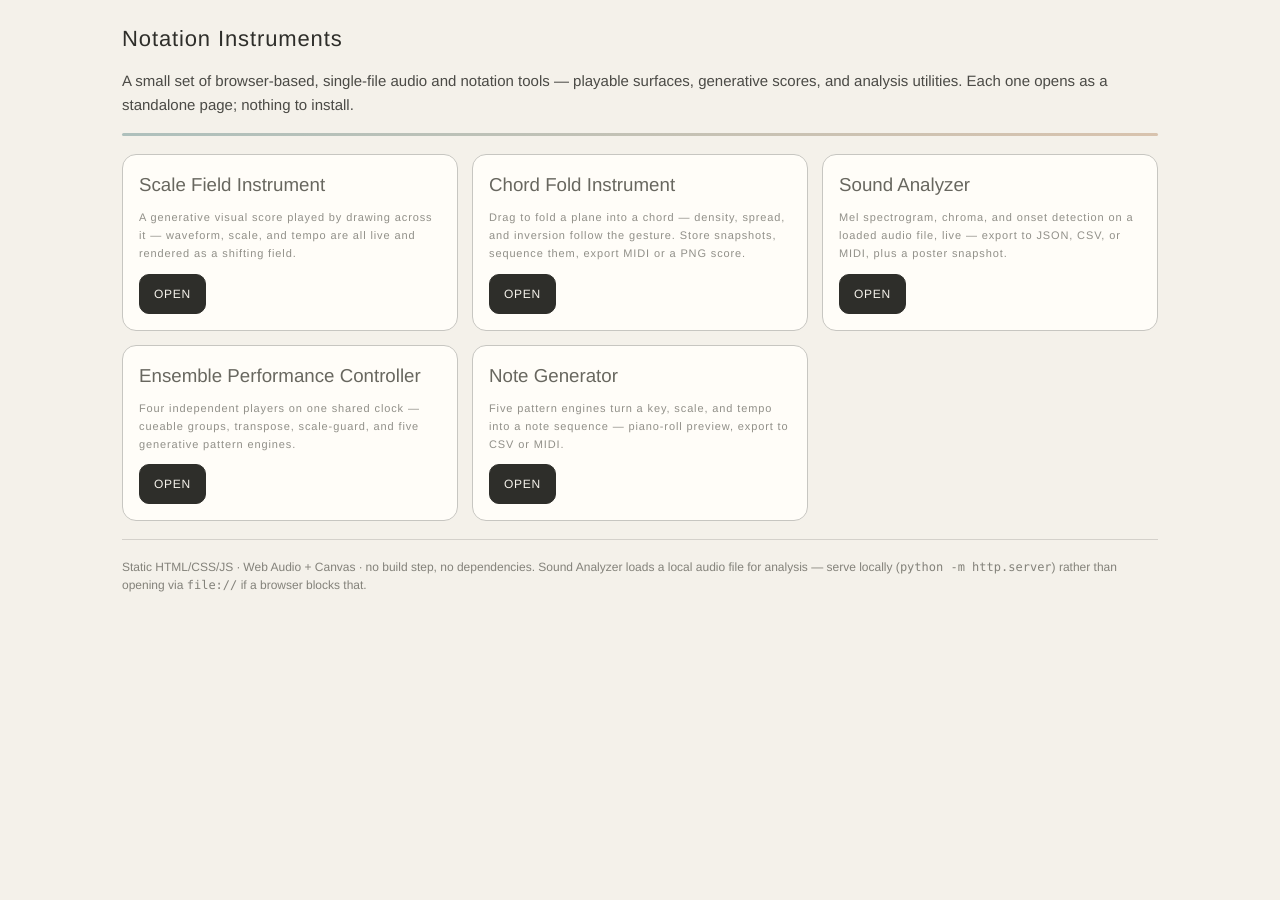
<file: index.html>
<!doctype html>
<html lang="en">
<head>
<meta charset="utf-8" />
<link rel="icon" href="data:,">
<meta name="viewport" content="width=device-width,initial-scale=1" />
<title>Notation Instruments</title>
<link rel="stylesheet" href="./assets/theme.css" />
<style>
  .card{ display:flex; flex-direction:column; gap:10px; }
  .card .actions{ margin-top:auto; display:flex; gap:10px; flex-wrap:wrap; }
</style>
</head>
<body>
  <div class="wrap">
    <h1 class="title" style="font-size:22px;letter-spacing:.04em;text-transform:none">Notation Instruments</h1>
    <p class="lede">A small set of browser-based, single-file audio and notation tools — playable
      surfaces, generative scores, and analysis utilities. Each one opens as a standalone page;
      nothing to install.</p>
    <div class="converge-bar"></div>

    <div class="grid">
      <section class="card panel">
        <h3 style="margin:0;font-weight:400">Scale Field Instrument</h3>
        <p class="sub" style="margin:0">A generative visual score played by drawing across it —
          waveform, scale, and tempo are all live and rendered as a shifting field.</p>
        <div class="actions"><a class="btn primary" href="./scale-field-instrument.html">Open</a></div>
      </section>

      <section class="card panel">
        <h3 style="margin:0;font-weight:400">Chord Fold Instrument</h3>
        <p class="sub" style="margin:0">Drag to fold a plane into a chord — density, spread, and
          inversion follow the gesture. Store snapshots, sequence them, export MIDI or a PNG score.</p>
        <div class="actions"><a class="btn primary" href="./chord-fold-instrument.html">Open</a></div>
      </section>

      <section class="card panel">
        <h3 style="margin:0;font-weight:400">Sound Analyzer</h3>
        <p class="sub" style="margin:0">Mel spectrogram, chroma, and onset detection on a loaded audio
          file, live — export to JSON, CSV, or MIDI, plus a poster snapshot.</p>
        <div class="actions"><a class="btn primary" href="./sound-analyzer.html">Open</a></div>
      </section>

      <section class="card panel">
        <h3 style="margin:0;font-weight:400">Ensemble Performance Controller</h3>
        <p class="sub" style="margin:0">Four independent players on one shared clock — cueable groups,
          transpose, scale-guard, and five generative pattern engines.</p>
        <div class="actions"><a class="btn primary" href="./ensemble-performance-controller.html">Open</a></div>
      </section>

      <section class="card panel">
        <h3 style="margin:0;font-weight:400">Note Generator</h3>
        <p class="sub" style="margin:0">Five pattern engines turn a key, scale, and tempo into a note
          sequence — piano-roll preview, export to CSV or MIDI.</p>
        <div class="actions"><a class="btn primary" href="./note-generator.html">Open</a></div>
      </section>
    </div>

    <hr class="hair" />
    <footer class="meta">Static HTML/CSS/JS · Web Audio + Canvas · no build step, no dependencies.
      Sound Analyzer loads a local audio file for analysis — serve locally
      (<code>python -m http.server</code>) rather than opening via <code>file://</code> if a browser
      blocks that.</footer>
  </div>
</body>
</html>
</file>
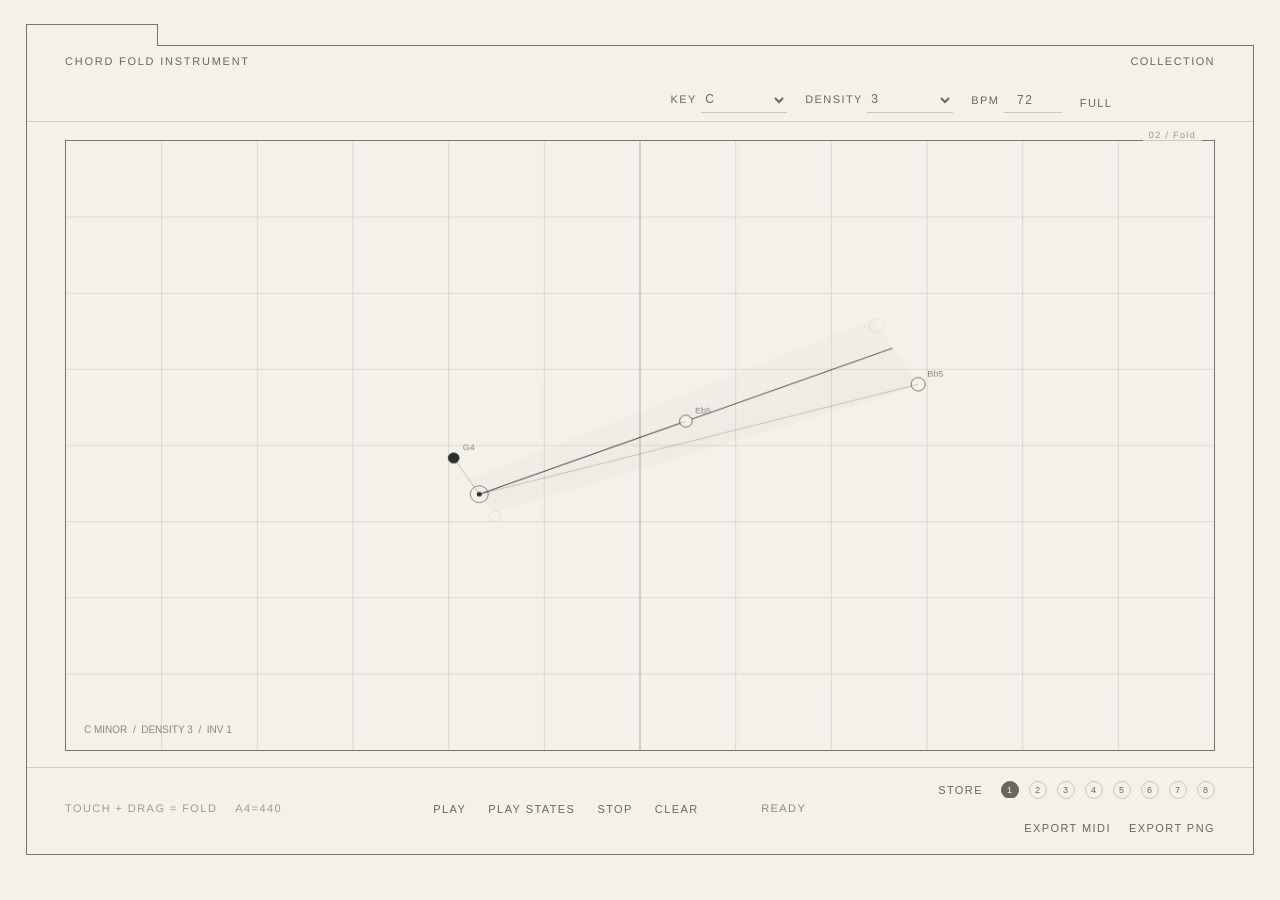
<file: chord-fold-instrument.html>
<!doctype html>
<html lang="en">
<head>
<meta charset="utf-8">
<link rel="icon" href="data:,">
<meta name="viewport" content="width=device-width,initial-scale=1">
<link rel="stylesheet" href="./assets/theme.css">
<title>Chord Fold Instrument</title>
<style>
:root{--lace:#F4F1EA;--stone:#C7C6C1;--edge:#777671;--charcoal:#68675F;--deep:#2E2E2A;--hair:rgba(104,103,99,.26)}
*{box-sizing:border-box}
html,body{margin:0;height:100%;overflow:hidden;background:var(--lace);color:var(--charcoal);font-family:"Helvetica Neue",Helvetica,Arial,sans-serif;font-weight:300;-webkit-font-smoothing:antialiased;text-rendering:geometricPrecision}
body{display:grid;place-items:center}
.shell{width:min(96vw,1520px);height:min(90vh,940px);min-height:660px;border:.5px solid var(--edge);background:var(--lace);display:grid;grid-template-rows:auto minmax(0,1fr) auto;position:relative}
.shell:before{content:"";position:absolute;left:-.5px;top:-22px;width:132px;height:22px;border:.5px solid var(--edge);border-bottom:0;background:var(--lace)}
.shell:fullscreen{width:100vw;height:100dvh;min-height:0;border:0}.shell:-webkit-full-screen{width:100vw;height:100vh;min-height:0;border:0}.shell:fullscreen:before,.shell:-webkit-full-screen:before{display:none}
.topbar{border-bottom:.5px solid var(--hair);display:grid;grid-template-columns:1fr auto;gap:18px;align-items:end;padding:10px clamp(18px,3vw,42px) 8px;font-size:11px;line-height:1.2;letter-spacing:.13em;text-transform:uppercase}
.brand{margin:0;font-size:11px;letter-spacing:.16em;text-transform:uppercase;font-weight:300;color:var(--charcoal)}
.right{display:flex;gap:18px;justify-content:flex-end;align-items:end;flex-wrap:wrap}
button,input,label,select{font-family:"Helvetica Neue",Helvetica,Arial,sans-serif;font-weight:300;color:var(--charcoal)}
button{appearance:none;border:0;background:transparent;padding:4px 0;font-size:11px;letter-spacing:.13em;text-transform:uppercase;cursor:pointer;color:var(--charcoal)}
button:hover,button.active{color:var(--deep);text-decoration:underline;text-underline-offset:5px}
select,input[type="number"]{border:0;border-bottom:.5px solid var(--stone);background:transparent;border-radius:0;outline:none;color:var(--charcoal);font-size:12px;padding:4px 0 5px;text-transform:uppercase;letter-spacing:.13em}
input[type="number"]{width:58px;text-align:center}select{width:86px}
.stage{min-height:0;padding:18px clamp(18px,3vw,42px) 16px;display:grid}
.instrument{min-width:0;min-height:0;border:.5px solid var(--edge);background:var(--lace);position:relative;display:grid;grid-template-rows:minmax(0,1fr)}
.instrument:before{content:"02 / Fold";position:absolute;top:-12px;right:12px;font-size:9px;letter-spacing:.15em;color:var(--charcoal);background:var(--lace);padding:0 6px;opacity:.68}
canvas{width:100%;height:100%;display:block;background:var(--lace);cursor:crosshair;touch-action:none}
.footer{border-top:.5px solid var(--hair);display:grid;grid-template-columns:1fr auto 1fr;gap:18px;align-items:center;padding:12px clamp(18px,3vw,42px) 16px;font-size:11px;letter-spacing:.13em;text-transform:uppercase}
.footerLeft,.footerRight{display:flex;gap:18px;align-items:center;flex-wrap:wrap}.footerLeft{justify-content:flex-start}.footerRight{justify-content:flex-end}
.transport{display:flex;gap:22px;align-items:center;justify-content:center;flex-wrap:wrap}.slots{display:flex;gap:10px;align-items:center}
.slot{min-width:18px;height:18px;border:.5px solid var(--stone);border-radius:50%;display:grid;place-items:center;font-size:9px;line-height:1;color:var(--charcoal);background:var(--lace);cursor:pointer}
.slot.filled{border-color:var(--charcoal)}.slot.active{background:var(--charcoal);color:var(--lace);border-color:var(--charcoal)}
.status{min-width:126px;text-align:center;opacity:.74}.hint{opacity:.62}
@media(max-width:960px){html,body{overflow:auto;height:auto;min-height:100%}body{display:block;padding:16px}.shell{width:100%;height:calc(100dvh - 32px);min-height:560px}.shell:before{display:none}.topbar{grid-template-columns:1fr;justify-items:start;padding:12px 18px;gap:10px}.right,.footerLeft,.footerRight,.transport{justify-content:flex-start}.footer{grid-template-columns:1fr;justify-items:start;padding:14px 18px 18px}}
@media(max-width:560px){body{padding:0}.shell{border-left:0;border-right:0;height:100dvh}.stage{padding:28px 16px 16px}}
</style>
</head>
<body>
<div class="shell" id="shell" aria-label="Chord Fold Instrument">
  <div class="topbar">
    <div><div class="brand">CHORD FOLD INSTRUMENT</div></div>
      <a href="./index.html" style="text-decoration:none;font-size:11px;letter-spacing:.13em;color:var(--charcoal)">COLLECTION</a>
    <div class="right">
      <label>KEY <select id="key"><option>C</option><option>C#</option><option>D</option><option>Eb</option><option>E</option><option>F</option><option>F#</option><option>G</option><option>Ab</option><option>A</option><option>Bb</option><option>B</option></select></label>
      <label>DENSITY <select id="density"><option value="2">2</option><option value="3" selected>3</option><option value="4">4</option><option value="5">5</option></select></label>
      <label>BPM <input id="bpm" type="number" value="72" min="20" max="240"></label>
      <button id="full" type="button">FULL</button>
    </div>
  </div>
  <main class="stage"><section class="instrument"><canvas id="fold" aria-label="Playable harmonic fold surface"></canvas></section></main>
  <div class="footer">
    <div class="footerLeft"><span class="hint">TOUCH + DRAG = FOLD</span><span class="hint">A4=440</span></div>
    <div class="transport"><button id="play">PLAY</button><button id="playStates">PLAY STATES</button><button id="stop">STOP</button><button id="clear">CLEAR</button><span id="status" class="status">READY</span></div>
    <div class="footerRight"><button id="store">STORE</button><div class="slots" id="slots"></div><button id="exportMidi">EXPORT MIDI</button><button id="exportPng">EXPORT PNG</button></div>
  </div>
</div>
<script>
(() => {
  const canvas = document.getElementById('fold');
  const ctx = canvas.getContext('2d', { alpha:false });
  const shell = document.getElementById('shell');
  const keyEl = document.getElementById('key');
  const densityEl = document.getElementById('density');
  const bpmEl = document.getElementById('bpm');
  const statusEl = document.getElementById('status');
  const slotsEl = document.getElementById('slots');
  const playBtn = document.getElementById('play');
  const playStatesBtn = document.getElementById('playStates');
  const stopBtn = document.getElementById('stop');
  const clearBtn = document.getElementById('clear');
  const storeBtn = document.getElementById('store');
  const exportMidiBtn = document.getElementById('exportMidi');
  const exportPngBtn = document.getElementById('exportPng');
  const fullBtn = document.getElementById('full');

  const LACE = '#F4F1EA', DEEP = '#2E2E2A';
  const keyMap = {"C":0,"C#":1,"D":2,"Eb":3,"E":4,"F":5,"F#":6,"G":7,"Ab":8,"A":9,"Bb":10,"B":11};
  const minor = [0,2,3,5,7,8,10];
  const names = ['C','C#','D','Eb','E','F','F#','G','Ab','A','Bb','B'];
  const A4_HZ = 440, A4_MIDI = 69;
  let W = 1, H = 1, dpr = 1, AC = null, master = null;
  let anchor = {x:.36,y:.58}, pointer = {x:.72,y:.34}, dragging = false;
  let currentState = null, lastAudition = 0, selectedSlot = 0, seqTimer = null, seqIndex = 0;
  const snapshots = new Array(8).fill(null);

  function audio(){
    if(!AC){
      AC = new (window.AudioContext || window.webkitAudioContext)();
      master = AC.createGain();
      master.gain.value = 0.22;
      const comp = AC.createDynamicsCompressor();
      comp.threshold.value = -18;
      comp.ratio.value = 4;
      master.connect(comp).connect(AC.destination);
    }
    return AC;
  }
  function midiToHz(midi){ return A4_HZ * Math.pow(2, (midi - A4_MIDI) / 12); }
  function clamp(v,a,b){ return Math.max(a, Math.min(b, v)); }
  function currentRoot(){ return keyMap[keyEl.value] || 0; }
  function scalePitches(min=24,max=108){
    const root = currentRoot(), out = [];
    for(let o=-2;o<10;o++){
      for(const n of minor){
        const m = root + n + o*12;
        if(m>=min && m<=max) out.push(m);
      }
    }
    return out.sort((a,b)=>a-b);
  }
  function quantize(midi){
    const pitches = scalePitches(24,108);
    let best = pitches[0], bd = Infinity;
    for(const m of pitches){
      const d = Math.abs(midi-m);
      if(d<bd){ bd=d; best=m; }
    }
    return best;
  }
  function byScaleStep(baseMidi, steps){
    const pitches = scalePitches(24,108);
    const base = quantize(baseMidi);
    let idx = 0, bd = Infinity;
    pitches.forEach((m,i)=>{
      const d = Math.abs(m-base);
      if(d<bd){ bd=d; idx=i; }
    });
    return pitches[clamp(idx+steps, 0, pitches.length-1)];
  }
  function noteName(midi){
    const pc = ((Math.round(midi)%12)+12)%12;
    const oct = Math.floor(Math.round(midi)/12)-1;
    return names[pc] + oct;
  }
  function resize(){
    const r = canvas.getBoundingClientRect();
    dpr = Math.max(1, window.devicePixelRatio || 1);
    W = Math.max(1, Math.floor(r.width));
    H = Math.max(1, Math.floor(r.height));
    canvas.width = Math.floor(W*dpr);
    canvas.height = Math.floor(H*dpr);
    ctx.setTransform(dpr,0,0,dpr,0,0);
  }
  function pos(e){
    const r = canvas.getBoundingClientRect();
    return {x:clamp((e.clientX-r.left)/r.width,0,1), y:clamp((e.clientY-r.top)/r.height,0,1)};
  }
  function rootMidiFromAnchor(a){
    const degree = clamp(Math.floor(a.x * minor.length), 0, minor.length-1);
    const octave = 3 + Math.floor((1-a.y) * 3.01);
    return quantize((octave+1)*12 + currentRoot() + minor[degree]);
  }
  function computeState(a=anchor, p=pointer){
    const dx = p.x-a.x, dy = p.y-a.y;
    const dist = clamp(Math.sqrt(dx*dx + dy*dy), .02, 1.2);
    const spread = clamp(dist*1.55, 0, 1);
    const tension = clamp(Math.abs(p.x-.5)*1.35 + Math.abs(p.y-.5)*.7, 0, 1);
    const angle = Math.atan2(dy, dx);
    const inversion = clamp(Math.round((a.y-p.y)*4), -2, 2);
    const density = parseInt(densityEl.value, 10) || 3;
    const rootMidi = rootMidiFromAnchor(a);
    const sets = {2:[0,4],3:[0,2,4],4:[0,2,4,6],5:[0,2,4,6,8]};
    let tones = sets[density].map(step => byScaleStep(rootMidi, step));

    tones = tones.map((m,i)=>{
      let extra = 0;
      if(spread>.38 && i>=2) extra += 12;
      if(spread>.68 && i>=3) extra += 12;
      if(tension>.78 && i===tones.length-1) extra += 12;
      return clamp(m + extra, 24, 108);
    });

    if(inversion>0){
      for(let i=0;i<inversion;i++){ tones.sort((a,b)=>a-b); tones[0] += 12; }
    } else if(inversion<0){
      for(let i=0;i<Math.abs(inversion);i++){ tones.sort((a,b)=>a-b); tones[tones.length-1] -= 12; }
    }
    tones = tones.map(quantize).sort((a,b)=>a-b);
    return {key:keyEl.value,scale:'minor',density,rootMidi,tones,angle,spread,tension,inversion,anchor:{x:a.x,y:a.y},pointer:{x:p.x,y:p.y},createdAt:Date.now()};
  }
  function stateGeometry(state){
    const a = state.anchor, p = state.pointer;
    let vx = p.x-a.x, vy = p.y-a.y;
    let len = Math.sqrt(vx*vx + vy*vy);
    if(len < .001){ vx = .32; vy = -.18; len = Math.sqrt(vx*vx+vy*vy); }
    const ux = vx/len, uy = vy/len, nx = -uy, ny = ux;
    const foldLen = clamp(len, .16, .9);
    const cx = a.x*W, cy = a.y*H;
    const x2 = (a.x + ux*foldLen)*W, y2 = (a.y + uy*foldLen)*H;
    const nodes = state.tones.map((m,i)=>{
      const t = state.tones.length===1 ? 0 : i/(state.tones.length-1);
      const center = (t-.5);
      const normal = center * (32 + state.spread*90);
      const along = t * foldLen;
      return {midi:m,x:(a.x + ux*along)*W + nx*normal,y:(a.y + uy*along)*H + ny*normal,ghostX:(a.x + ux*along)*W - nx*normal*.62,ghostY:(a.y + uy*along)*H - ny*normal*.62};
    });
    return {x1:cx,y1:cy,x2,y2,nodes,nx,ny,ux,uy};
  }
  function drawGrid(){
    ctx.fillStyle = LACE; ctx.fillRect(0,0,W,H);
    ctx.strokeStyle = '#959491'; ctx.globalAlpha = .55; ctx.lineWidth = .5;
    for(let i=1;i<12;i++){ const x=W*i/12; ctx.beginPath(); ctx.moveTo(x,0); ctx.lineTo(x,H); ctx.stroke(); }
    for(let i=1;i<8;i++){ const y=H*i/8; ctx.beginPath(); ctx.moveTo(0,y); ctx.lineTo(W,y); ctx.stroke(); }
    ctx.globalAlpha = 1;
    ctx.strokeStyle = 'rgba(104,103,99,.34)'; ctx.lineWidth = .75;
    ctx.beginPath(); ctx.moveTo(W*.5,0); ctx.lineTo(W*.5,H); ctx.stroke();
    ctx.fillStyle = 'rgba(104,103,99,.05)'; ctx.fillRect(W*.5-1,0,2,H);
  }
  function drawState(state){
    if(!state) return;
    const g = stateGeometry(state);
    ctx.save(); ctx.globalAlpha = .75;
    ctx.fillStyle = 'rgba(104,103,99,.045)';
    ctx.beginPath(); ctx.moveTo(g.x1,g.y1); ctx.lineTo(g.x2,g.y2); ctx.lineTo(g.x2 + g.nx*72*state.spread, g.y2 + g.ny*72*state.spread); ctx.lineTo(g.x1 + g.nx*36*state.spread, g.y1 + g.ny*36*state.spread); ctx.closePath(); ctx.fill();
    ctx.fillStyle = 'rgba(104,103,99,.032)';
    ctx.beginPath(); ctx.moveTo(g.x1,g.y1); ctx.lineTo(g.x2,g.y2); ctx.lineTo(g.x2 - g.nx*54*state.spread, g.y2 - g.ny*54*state.spread); ctx.lineTo(g.x1 - g.nx*28*state.spread, g.y1 - g.ny*28*state.spread); ctx.closePath(); ctx.fill();
    ctx.restore();

    ctx.strokeStyle = 'rgba(58,58,55,.78)'; ctx.lineWidth = 1.1;
    ctx.beginPath(); ctx.moveTo(g.x1,g.y1); ctx.lineTo(g.x2,g.y2); ctx.stroke();

    ctx.strokeStyle = 'rgba(58,58,55,.72)'; ctx.lineWidth = .8;
    ctx.beginPath(); ctx.arc(g.x1,g.y1,9,0,Math.PI*2); ctx.stroke();
    ctx.fillStyle = DEEP; ctx.beginPath(); ctx.arc(g.x1,g.y1,2.5,0,Math.PI*2); ctx.fill();

    g.nodes.forEach((n,i)=>{ ctx.strokeStyle = 'rgba(104,103,99,.20)'; ctx.lineWidth = .6; ctx.beginPath(); ctx.arc(n.ghostX,n.ghostY,6+i*.7,0,Math.PI*2); ctx.stroke(); });

    g.nodes.forEach((n,i)=>{
      const r = 5.5 + i*.8;
      ctx.strokeStyle = 'rgba(58,58,55,.82)'; ctx.fillStyle = i===0 ? DEEP : LACE; ctx.lineWidth = .8;
      ctx.beginPath(); ctx.arc(n.x,n.y,r,0,Math.PI*2); ctx.fill(); ctx.stroke();
      ctx.strokeStyle = 'rgba(58,58,55,.32)'; ctx.beginPath(); ctx.moveTo(g.x1,g.y1); ctx.lineTo(n.x,n.y); ctx.stroke();
      ctx.fillStyle = 'rgba(104,103,99,.76)'; ctx.font = '9px "Helvetica Neue", Arial, sans-serif'; ctx.fillText(noteName(n.midi), n.x+9, n.y-8);
    });

    const readout = `${state.key} MINOR  /  DENSITY ${state.density}  /  INV ${state.inversion}`;
    ctx.fillStyle = 'rgba(104,103,99,.78)'; ctx.font = '10px "Helvetica Neue", Arial, sans-serif'; ctx.fillText(readout, 18, H-18);
  }
  function drawSnapshots(){
    snapshots.forEach((s,i)=>{
      if(!s) return;
      const g = stateGeometry(s);
      ctx.save(); ctx.globalAlpha = .22; ctx.strokeStyle = DEEP; ctx.lineWidth = .7;
      ctx.beginPath(); ctx.moveTo(g.x1,g.y1); ctx.lineTo(g.x2,g.y2); ctx.stroke();
      g.nodes.forEach(n=>{ ctx.beginPath(); ctx.arc(n.x,n.y,3,0,Math.PI*2); ctx.stroke(); });
      ctx.restore();
    });
  }
  function draw(){ drawGrid(); drawSnapshots(); drawState(currentState); requestAnimationFrame(draw); }
  function playChord(state=currentState, dur=1.35){
    if(!state) return;
    const ac = audio(); if(ac.state === 'suspended') ac.resume();
    const now = ac.currentTime, g = stateGeometry(state);
    state.tones.forEach((midi,i)=>{
      const osc = ac.createOscillator(), osc2 = ac.createOscillator(), gain = ac.createGain(), pan = ac.createStereoPanner();
      const f = midiToHz(midi), xNorm = clamp((g.nodes[i]?.x || W*.5)/W,0,1), vel = .72 - i*.035 + state.tension*.08;
      osc.type = 'sine'; osc2.type = 'triangle';
      osc.frequency.setValueAtTime(f, now); osc2.frequency.setValueAtTime(f * Math.pow(2, (3+i*2)/1200), now);
      pan.pan.value = (xNorm*2-1) * (.18 + state.spread*.52);
      gain.gain.setValueAtTime(.0001, now);
      gain.gain.linearRampToValueAtTime(.05*vel, now + .035 + i*.008);
      gain.gain.linearRampToValueAtTime(.038*vel, now + dur*.62);
      gain.gain.exponentialRampToValueAtTime(.0001, now + dur);
      osc.connect(gain); osc2.connect(gain); gain.connect(pan).connect(master);
      osc.start(now + i*.006); osc2.start(now + i*.006); osc.stop(now + dur + .05); osc2.stop(now + dur + .05);
    });
    status(`PLAY ${state.tones.map(noteName).join(' ')}`);
  }
  function status(text){ statusEl.textContent = text; }
  function storeSelected(){
    if(!currentState) return;
    snapshots[selectedSlot] = JSON.parse(JSON.stringify(currentState));
    renderSlots(); status(`STORED ${selectedSlot+1}`);
  }
  function recallSlot(i){
    selectedSlot = i;
    if(snapshots[i]){
      currentState = JSON.parse(JSON.stringify(snapshots[i]));
      anchor = {...currentState.anchor}; pointer = {...currentState.pointer}; keyEl.value = currentState.key; densityEl.value = String(currentState.density);
      playChord(currentState,.9); status(`RECALL ${i+1}`);
    } else if(currentState){ snapshots[i] = JSON.parse(JSON.stringify(currentState)); status(`STORED ${i+1}`); }
    renderSlots();
  }
  function renderSlots(){
    slotsEl.innerHTML = '';
    snapshots.forEach((s,i)=>{
      const b = document.createElement('button');
      b.type = 'button'; b.className = 'slot' + (s ? ' filled' : '') + (i===selectedSlot ? ' active' : ''); b.textContent = String(i+1);
      b.title = s ? `Recall state ${i+1}` : `Store current state ${i+1}`;
      b.addEventListener('click',()=>recallSlot(i)); slotsEl.appendChild(b);
    });
  }
  function playSequence(){
    const states = snapshots.filter(Boolean);
    if(states.length === 0){ playChord(currentState); return; }
    stopSequence();
    const bpm = parseFloat(bpmEl.value) || 72, interval = 60000 / bpm;
    seqIndex = 0;
    const tick = () => {
      const statesNow = snapshots.filter(Boolean);
      if(statesNow.length === 0){ stopSequence(); return; }
      const s = statesNow[seqIndex % statesNow.length];
      currentState = JSON.parse(JSON.stringify(s)); anchor = {...currentState.anchor}; pointer = {...currentState.pointer};
      playChord(currentState, Math.max(.65, interval/1000*.9));
      seqIndex++; seqTimer = setTimeout(tick, interval);
    };
    tick(); playStatesBtn.classList.add('active');
  }
  function stopSequence(){ if(seqTimer) clearTimeout(seqTimer); seqTimer = null; playStatesBtn.classList.remove('active'); status('STOP'); }
  function clearAll(){ stopSequence(); currentState = null; snapshots.fill(null); anchor = {x:.36,y:.58}; pointer = {x:.72,y:.34}; renderSlots(); status('CLEAR'); }
  function updateFromPointer(p, audition=false){
    pointer = p; currentState = computeState(anchor, pointer);
    if(audition){
      const now = performance.now();
      if(now - lastAudition > 180){ playChord(currentState, .75); lastAudition = now; }
    }
  }
  canvas.addEventListener('pointerdown', e => { dragging = true; canvas.setPointerCapture(e.pointerId); anchor = pos(e); pointer = {x:clamp(anchor.x+.22,0,1), y:clamp(anchor.y-.16,0,1)}; currentState = computeState(anchor, pointer); playChord(currentState, .85); });
  canvas.addEventListener('pointermove', e => { if(!dragging) return; updateFromPointer(pos(e), true); });
  canvas.addEventListener('pointerup', e => { if(dragging){ updateFromPointer(pos(e), false); playChord(currentState, 1.25); } dragging = false; });
  canvas.addEventListener('pointercancel', () => { dragging = false; });

  playBtn.addEventListener('click', () => playChord(currentState || computeState()));
  playStatesBtn.addEventListener('click', () => { if(seqTimer) stopSequence(); else playSequence(); });
  stopBtn.addEventListener('click', stopSequence);
  clearBtn.addEventListener('click', clearAll);
  storeBtn.addEventListener('click', storeSelected);
  fullBtn.addEventListener('click', () => {
    if(!document.fullscreenElement && !document.webkitFullscreenElement){ (shell.requestFullscreen || shell.webkitRequestFullscreen).call(shell); fullBtn.textContent = 'EXIT'; }
    else { (document.exitFullscreen || document.webkitExitFullscreen).call(document); fullBtn.textContent = 'FULL'; }
  });
  document.addEventListener('fullscreenchange',()=>{ fullBtn.textContent = document.fullscreenElement ? 'EXIT' : 'FULL'; });
  keyEl.addEventListener('change',()=>{ currentState = computeState(anchor,pointer); playChord(currentState,.9); });
  densityEl.addEventListener('change',()=>{ currentState = computeState(anchor,pointer); playChord(currentState,.9); });

  function writeU32(n){ return [(n>>>24)&255,(n>>>16)&255,(n>>>8)&255,n&255]; }
  function writeU16(n){ return [(n>>>8)&255,n&255]; }
  function vlq(n){ let bytes = [n & 0x7f]; n >>= 7; while(n > 0){ bytes.unshift((n & 0x7f) | 0x80); n >>= 7; } return bytes; }
  function midiBytesForStates(states){
    const ppq = 480, bpm = clamp(parseFloat(bpmEl.value)||72, 20, 240), tempo = Math.round(60000000 / bpm), track = [];
    function push(...arr){ track.push(...arr); }
    push(0x00,0xff,0x03,0x0a, ...Array.from(new TextEncoder().encode('CHORD FOLD')));
    push(0x00,0xff,0x51,0x03, (tempo>>16)&255, (tempo>>8)&255, tempo&255);
    states.forEach((s,idx)=>{
      const vel = 78;
      s.tones.forEach((m,i)=>{ push(...vlq(i===0 && idx===0 ? 0 : 0), 0x90, clamp(Math.round(m),0,127), vel); });
      s.tones.forEach((m,i)=>{ push(...vlq(i===0 ? ppq : 0), 0x80, clamp(Math.round(m),0,127), 0x40); });
    });
    push(0x00,0xff,0x2f,0x00);
    return new Uint8Array([0x4d,0x54,0x68,0x64, ...writeU32(6), ...writeU16(0), ...writeU16(1), ...writeU16(ppq), 0x4d,0x54,0x72,0x6b, ...writeU32(track.length), ...track]);
  }
  function downloadBlob(blob, filename){
    const a = document.createElement('a'); a.href = URL.createObjectURL(blob); a.download = filename; document.body.appendChild(a); a.click();
    setTimeout(()=>{ URL.revokeObjectURL(a.href); a.remove(); }, 800);
  }
  exportMidiBtn.addEventListener('click',()=>{
    const states = snapshots.filter(Boolean), out = states.length ? states : [currentState || computeState()];
    downloadBlob(new Blob([midiBytesForStates(out)], {type:'audio/midi'}), 'chord_fold_progression.mid'); status('MIDI EXPORTED');
  });
  exportPngBtn.addEventListener('click',()=>{ canvas.toBlob(blob => { if(blob) downloadBlob(blob, 'chord_fold_score.png'); }, 'image/png'); status('PNG EXPORTED'); });

  addEventListener('resize', resize);
  resize(); currentState = computeState(anchor,pointer); renderSlots(); draw();
})();
</script>
</body>
</html>
</file>
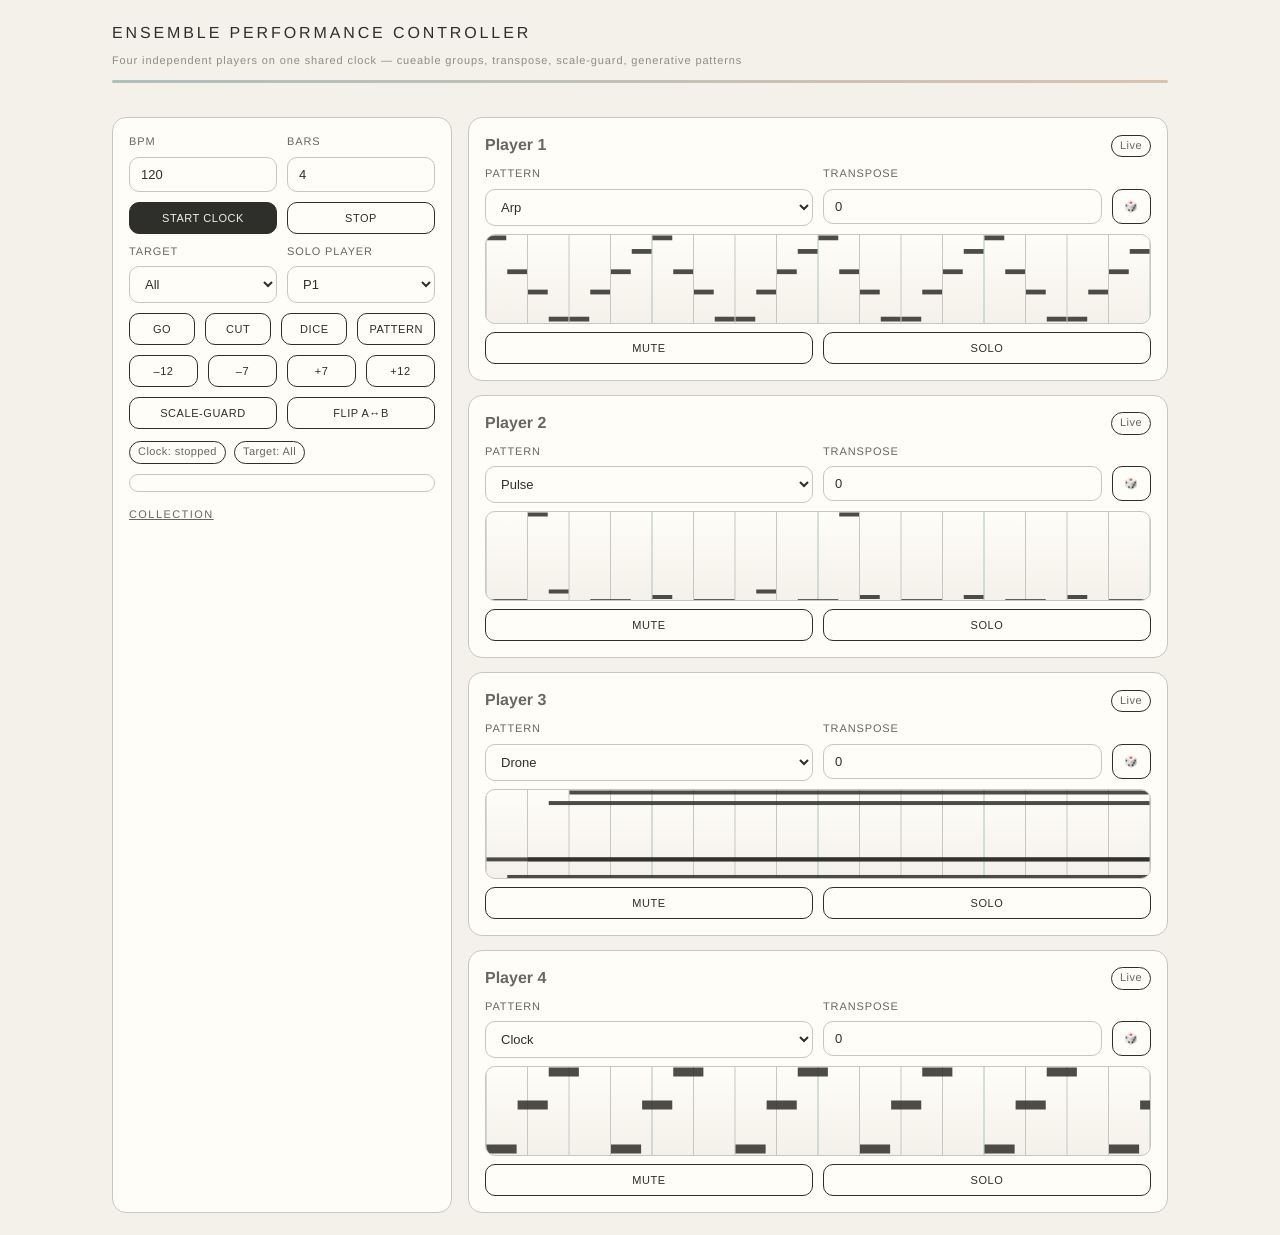
<file: ensemble-performance-controller.html>
<!doctype html><html lang="en"><head><meta charset="utf-8"/>
<link rel="icon" href="data:,"><meta name="viewport" content="width=device-width, initial-scale=1"/>
<title>Ensemble Performance Controller</title>
<link rel="stylesheet" href="./assets/theme.css" />
<style>
.wrap{max-width:1100px;margin:0 auto;padding:22px;display:grid;grid-template-columns:minmax(280px,340px) 1fr;gap:16px}
@media(max-width:900px){.wrap{grid-template-columns:1fr}}
.top{grid-column:1/-1}
label{font-size:11px;text-transform:uppercase;letter-spacing:.08em;display:block;margin-bottom:6px;color:var(--ink)}
input,select,button{width:100%;padding:9px 11px;border:1px solid var(--stone);border-radius:var(--radius-sm);background:var(--paper-lift);color:var(--ink-strong);font-size:13px}
button{cursor:pointer;border-color:var(--ink-strong);text-transform:uppercase;letter-spacing:.05em;font-size:11px} button.primary{background:var(--ink-strong);color:var(--paper)} button:hover{opacity:.85}
.row{display:grid;grid-template-columns:1fr 1fr;gap:10px} .cuebar{display:grid;grid-template-columns:repeat(4,1fr);gap:10px}
.cue{padding:9px 11px;border:1px solid var(--ink-strong);border-radius:var(--radius-sm);background:var(--paper-lift);text-align:center;font-size:11px;text-transform:uppercase;letter-spacing:.05em;cursor:pointer}
.cue:hover{background:var(--ink-strong);color:var(--paper)}
.players{display:grid;gap:14px} .player{display:grid;gap:8px} .player header{display:flex;justify-content:space-between;gap:8px;align-items:center}
.mini{display:grid;grid-template-columns:1fr auto;gap:10px}
canvas{display:block;width:100%;height:90px;border:1px solid var(--stone);border-radius:var(--radius-sm);background:linear-gradient(180deg,var(--paper-lift),var(--paper))}
</style></head><body>
<div class="wrap">
<div class="top"><h1 class="title" style="font-size:16px">Ensemble Performance Controller</h1><div class="sub">Four independent players on one shared clock — cueable groups, transpose, scale-guard, generative patterns</div><div class="converge-bar"></div></div>
<section class="panel" id="con">
<div class="row"><div><label>BPM</label><input id="bpm" type="number" value="120" min="40" max="220"/></div><div><label>Bars</label><input id="bars" type="number" value="4" min="1" max="16"/></div></div>
<div class="row" style="margin-top:10px"><button id="start" class="primary">Start Clock</button><button id="stop">Stop</button></div>
<div class="row" style="margin-top:10px"><div><label>Target</label><select id="tSel"><option value="all">All</option><option value="A">Group A</option><option value="B">Group B</option><option value="solo">Solo</option></select></div>
<div><label>Solo Player</label><select id="solo"><option value="0">P1</option><option value="1">P2</option><option value="2">P3</option><option value="3">P4</option></select></div></div>
<div class="cuebar" style="margin-top:10px"><button class="cue" data-c="go">GO</button><button class="cue" data-c="cut">CUT</button><button class="cue" data-c="seed">DICE</button><button class="cue" data-c="pat">Pattern</button></div>
<div class="cuebar" style="margin-top:10px"><button class="cue" data-c="t-12">–12</button><button class="cue" data-c="t-7">–7</button><button class="cue" data-c="t+7">+7</button><button class="cue" data-c="t+12">+12</button></div>
<div class="row" style="margin-top:10px"><button class="cue" data-c="guard">Scale-Guard</button><button class="cue" id="flip">Flip A↔B</button></div>
<div style="display:flex;gap:8px;flex-wrap:wrap;margin-top:12px"><span class="badge" id="clk">Clock: stopped</span><span class="badge" id="tLbl">Target: All</span></div>
<div class="log" id="log" style="margin-top:10px"></div>
<div style="margin-top:10px"><a class="textBtn" href="./index.html">Collection</a></div>
</section><section class="players" id="players"></section></div>
<script>
const NOTE_INDEX={"C":0,"C#":1,"Db":1,"D":2,"D#":3,"Eb":3,"E":4,"F":5,"F#":6,"Gb":6,"G":7,"G#":8,"Ab":8,"A":9,"A#":10,"Bb":10,"B":11};
const SCALES={major:[0,2,4,5,7,9,11],minor:[0,2,3,5,7,8,10],dorian:[0,2,3,5,7,9,10],mixolydian:[0,2,4,5,7,9,10],minorpent:[0,3,5,7,10],chromatic:[0,1,2,3,4,5,6,7,8,9,10,11]};
function scaleDegrees(root,kind,oct){const idx=NOTE_INDEX[root],base=(oct+1)*12+idx,iv=SCALES[kind]||SCALES.minor,d=[];for(let o=-2;o<=4;o++){for(const k of iv)d.push(base+k+12*o);}return d.sort((a,b)=>a-b);} function nearest(m,deg){let b=deg[0],bd=Math.abs(m-deg[0]);for(let i=1;i<deg.length;i++){const dd=Math.abs(m-deg[i]);if(dd<bd){bd=dd;b=deg[i];}}return b;} function degreeAt(a,i){const j=((i%a.length)+a.length)%a.length;return a[j];}
function mulberry32(a){return function(){let t=a+=0x6D2B79F5;t=Math.imul(t^t>>>15,t|1);t^=t+Math.imul(t^t>>>7,t|61);return((t^t>>>14)>>>0)/4294967296;}} const audio={ctx:null,master:null}; function ensureAudio(){if(audio.ctx)return;const c=new (window.AudioContext||window.webkitAudioContext)();const g=c.createGain();g.gain.value=0.6;g.connect(c.destination);audio.ctx=c;audio.master=g;}
function beep(t,m,d,v){const c=audio.ctx;if(!c)return;const o=c.createOscillator(),g=c.createGain();const f=440*Math.pow(2,(m-69)/12);o.type='triangle';o.frequency.setValueAtTime(f,t);const vv=(Math.max(1,Math.min(127,v))/127)*0.15;g.gain.setValueAtTime(0,t);g.gain.linearRampToValueAtTime(vv,t+0.005);g.gain.exponentialRampToValueAtTime(0.0001,t+Math.max(0.05,d)*0.9);o.connect(g);g.connect(audio.master);o.start(t);o.stop(t+Math.max(0.06,d));}
const PATTERNS=["arp","pulse","drone","clock","canon"]; function genArp({degrees,bars,vel,rng}){const base=[0,2,4,6,7,4,2,0],rot=Math.floor(rng()*base.length),seq=[],steps=bars*8;let t=0;for(let i=0;i<steps;i++){const di=base[(i+rot)%base.length];seq.push({t,midi:degreeAt(degrees,20+di),dur:0.5,vel});t+=0.5;}return seq;} function genPulse({degrees,bars,vel,rng}){const total=bars*4,seq=[];let t=0;const pick=(i)=>degreeAt(degrees,i);while(t<total){seq.push({t,midi:pick(0),dur:1.0,vel});t+=1.0;if(rng()<0.35){seq.push({t,midi:pick(-12),dur:0.5,vel:Math.max(1,vel-40)});}t+=0.5;seq.push({t,midi:rng()<0.5?pick(2):pick(4),dur:0.5,vel:vel-6});t+=1.0;}return seq;}
function genDrone({degrees,bars,vel,rng}){const total=bars*4,picks=[0,4,7,9,11],seq=[];let t=0;for(const k of picks){let m=degreeAt(degrees,20+k);if(rng()<0.25)m-=12;seq.push({t,midi:m,dur:Math.max(2,total-t),vel:vel-6});t+=0.5;}return seq;} function genClock({degrees,bars,vel,rng}){const total=bars*4,seq=[];const md=0.75;for(let s=0;s<=total;s+=3){for(const di of [0,2,4]){const t=s+di*md/2;if(t<total)seq.push({t,midi:degreeAt(degrees,16+di),dur:md,vel});}}return seq;} function genCanon({degrees,bars,vel,rng}){const total=bars*4,seq=[],motif=[0,1,2,4,3,1];let ta=0,tb=4.0;const d=1.0;while(ta<total||tb<total){for(const di of motif){if(ta<total){seq.push({t:ta,midi:degreeAt(degrees,18+di),dur:d,vel:vel-4});ta+=d;}}for(const di of motif){if(tb<total){seq.push({t:tb,midi:degreeAt(degrees,18+di),dur:d,vel:vel-10});tb+=d;}}}return seq;}
function makeLoop(p,x){return({arp:genArp,pulse:genPulse,drone:genDrone,clock:genClock,canon:genCanon}[p]||genArp)(x);} function guardSeq(seq,deg,tr,guard){return seq.map(e=>{let m=e.midi+tr; if(guard)m=nearest(m,deg); return {...e,midi:m};});}
function fit(cv){const r=window.devicePixelRatio||1,w=cv.clientWidth*r,h=cv.clientHeight*r;if(cv.width!==w||cv.height!==h){cv.width=w;cv.height=h;}} function draw(cv,seq,bars){if(!cv)return;fit(cv);const ctx=cv.getContext('2d');const W=cv.width,H=cv.height;ctx.clearRect(0,0,W,H);const tot=Math.max(1,bars*4);for(let b=0;b<=tot;b++){const x=(b/tot)*W;ctx.strokeStyle=b%4===0?'#AEC0BC':'#C7C6C1';ctx.beginPath();ctx.moveTo(x,0);ctx.lineTo(x,H);ctx.stroke();}const p=seq.length?{min:Math.min(...seq.map(e=>e.midi)),max:Math.max(...seq.map(e=>e.midi))}:{min:60,max:72};const R=Math.max(1,(p.max-p.min+1));for(const e of seq){const x=(e.t/tot)*W,w=(e.dur/tot)*W,y=H-((e.midi-p.min+1)/R)*H,h=Math.max(4,H/R-2);ctx.fillStyle='#2E2E2A';ctx.globalAlpha=0.85;ctx.fillRect(x+0.5,y+0.5,Math.max(2,w-1),h);ctx.globalAlpha=1;}}
function Player(i,g){this.id=i;this.group=g;this.name=`Player ${i+1}`;this.root='E';this.scale='minor';this.oct=4;this.vel=96;this.pat=['arp','pulse','drone','clock','canon'][i%5];this.tr=0;this.mute=false;this.seed=Date.now()^i;this.rng=mulberry32(this.seed);this.deg=scaleDegrees(this.root,this.scale,this.oct);this.seq=guardSeq(makeLoop(this.pat,{degrees:this.deg,bars:4,vel:this.vel,rng:this.rng}),this.deg,this.tr,true);this.cv=null;}
Player.prototype.regen=function(){this.deg=scaleDegrees(this.root,this.scale,this.oct);this.rng=mulberry32(this.seed);this.seq=guardSeq(makeLoop(this.pat,{degrees:this.deg,bars:state.bars,vel:this.vel,rng:this.rng}),this.deg,this.tr,state.guard);draw(this.cv,this.seq,state.bars);}; Player.prototype.cycle=function(){const i=['arp','pulse','drone','clock','canon'].indexOf(this.pat);this.pat=['arp','pulse','drone','clock','canon'][(i+1)%5];this.regen();};
const players=[]; function card(p,i){const s=document.createElement('section'); s.className='panel player'; s.innerHTML=`<header><strong>${p.name}</strong><span class="badge" id="pm${i}">Live</span></header><div class="row"><div><label>Pattern</label><select id="pat${i}"><option value="arp">Arp</option><option value="pulse">Pulse</option><option value="drone">Drone</option><option value="clock">Clock</option><option value="canon">Canon</option></select></div><div><label>Transpose</label><div style="display:grid;grid-template-columns:1fr auto;gap:10px"><input id="tr${i}" type="number" value="${p.tr}" min="-36" max="36"/><button id="dice${i}">🎲</button></div></div></div><canvas id="cv${i}"></canvas><div class="row"><button id="mute${i}">Mute</button><button id="solo${i}">Solo</button></div>`; p.cv=s.querySelector('#cv'+i); s.querySelector('#pat'+i).value=p.pat; s.querySelector('#pat'+i).onchange=e=>{p.pat=e.target.value;p.regen();}; s.querySelector('#tr'+i).onchange=e=>{p.tr=parseInt(e.target.value,10);p.regen();}; s.querySelector('#dice'+i).onclick=()=>{p.seed=Date.now()^Math.floor(Math.random()*1e9);p.regen();}; s.querySelector('#mute'+i).onclick=()=>{p.mute=!p.mute; document.querySelector('#pm'+i).textContent=p.mute?'Muted':'Live';}; s.querySelector('#solo'+i).onclick=()=>{players.forEach((pp,j)=>{pp.mute=(j!==i); document.querySelector('#pm'+j).textContent=pp.mute?'Muted':'Live';});}; p.regen(); return s;}
function build(){const wrap=document.getElementById('players'); wrap.innerHTML=''; players.length=0; for(let i=0;i<4;i++){ const p=new Player(i, i%2===0?'A':'B'); players.push(p); wrap.appendChild(card(p,i)); } requestAnimationFrame(()=> players.forEach(p=>draw(p.cv,p.seq,state.bars)));}
const state={bpm:120,bars:4,running:false,nextBeat:0,lookahead:0.25/4,ahead:0.25,target:'all',guard:true}; function spb(){return 60/Math.max(30,state.bpm);}
function schedule(){ if(!state.running) return; const c=audio.ctx, now=c.currentTime; while(state.nextBeat<now+state.ahead){ const beat=state.nextBeat, tot=state.bars*4; players.forEach(p=>{ if(p.mute)return; for(const e of p.seq){ const t=beat + ((e.t%tot)*spb()); if(t>=now && t<now+state.ahead) beep(t,e.midi,e.dur*spb(),e.vel); } }); state.nextBeat += state.lookahead; } setTimeout(schedule,25); }
function apply(fn){ const tgt=state.target, solo=parseInt(document.getElementById('solo').value,10); players.forEach((p,i)=>{ if(tgt==='all'||(tgt==='A'&&p.group==='A')||(tgt==='B'&&p.group==='B')||(tgt==='solo'&&i===solo)) fn(p,i); }); }
function fire(c){ if(c==='go'){ apply(p=>p.mute=false); players.forEach((p,i)=> document.querySelector('#pm'+i).textContent=p.mute?'Muted':'Live'); }
 if(c==='cut'){ apply(p=>p.mute=true); players.forEach((p,i)=> document.querySelector('#pm'+i).textContent=p.mute?'Muted':'Live'); }
 if(c==='seed'){ apply(p=>{ p.seed=Date.now()^Math.floor(Math.random()*1e9); p.regen(); }); }
 if(c==='pat'){ apply(p=>p.cycle()); }
 if(c==='t-12'){ apply(p=>{ p.tr-=12; p.regen(); }); }
 if(c==='t-7'){ apply(p=>{ p.tr-=7; p.regen(); }); }
 if(c==='t+7'){ apply(p=>{ p.tr+=7; p.regen(); }); }
 if(c==='t+12'){ apply(p=>{ p.tr+=12; p.regen(); }); }
 if(c==='guard'){ state.guard=!state.guard; apply(p=>p.regen()); } }
function init(){ build(); document.getElementById('bpm').onchange=e=> state.bpm=parseInt(e.target.value,10); document.getElementById('bars').onchange=e=>{ state.bars=parseInt(e.target.value,10); players.forEach(p=>p.regen()); };
 document.getElementById('start').onclick=()=>{ if(state.running) return; ensureAudio(); const c=audio.ctx; if(c.state==='suspended') c.resume(); state.running=true; state.nextBeat=c.currentTime; state.lookahead=spb()/4; document.getElementById('clk').textContent='Clock: running'; schedule(); };
 document.getElementById('stop').onclick=()=>{ state.running=false; document.getElementById('clk').textContent='Clock: stopped'; };
 document.getElementById('flip').onclick=()=>{ players.forEach(p=> p.group=(p.group==='A'?'B':'A')); };
 document.querySelectorAll('[data-c]').forEach(b=> b.onclick=()=> fire(b.dataset.c));
 document.getElementById('tSel').onchange=e=>{ state.target=e.target.value; document.getElementById('tLbl').textContent='Target: '+state.target.toUpperCase(); };
 window.addEventListener('keydown',e=>{ if(e.code==='Space'){ e.preventDefault(); if(state.running) document.getElementById('stop').click(); else document.getElementById('start').click(); }}); }
window.addEventListener('load',init);
</script></body></html>
</file>
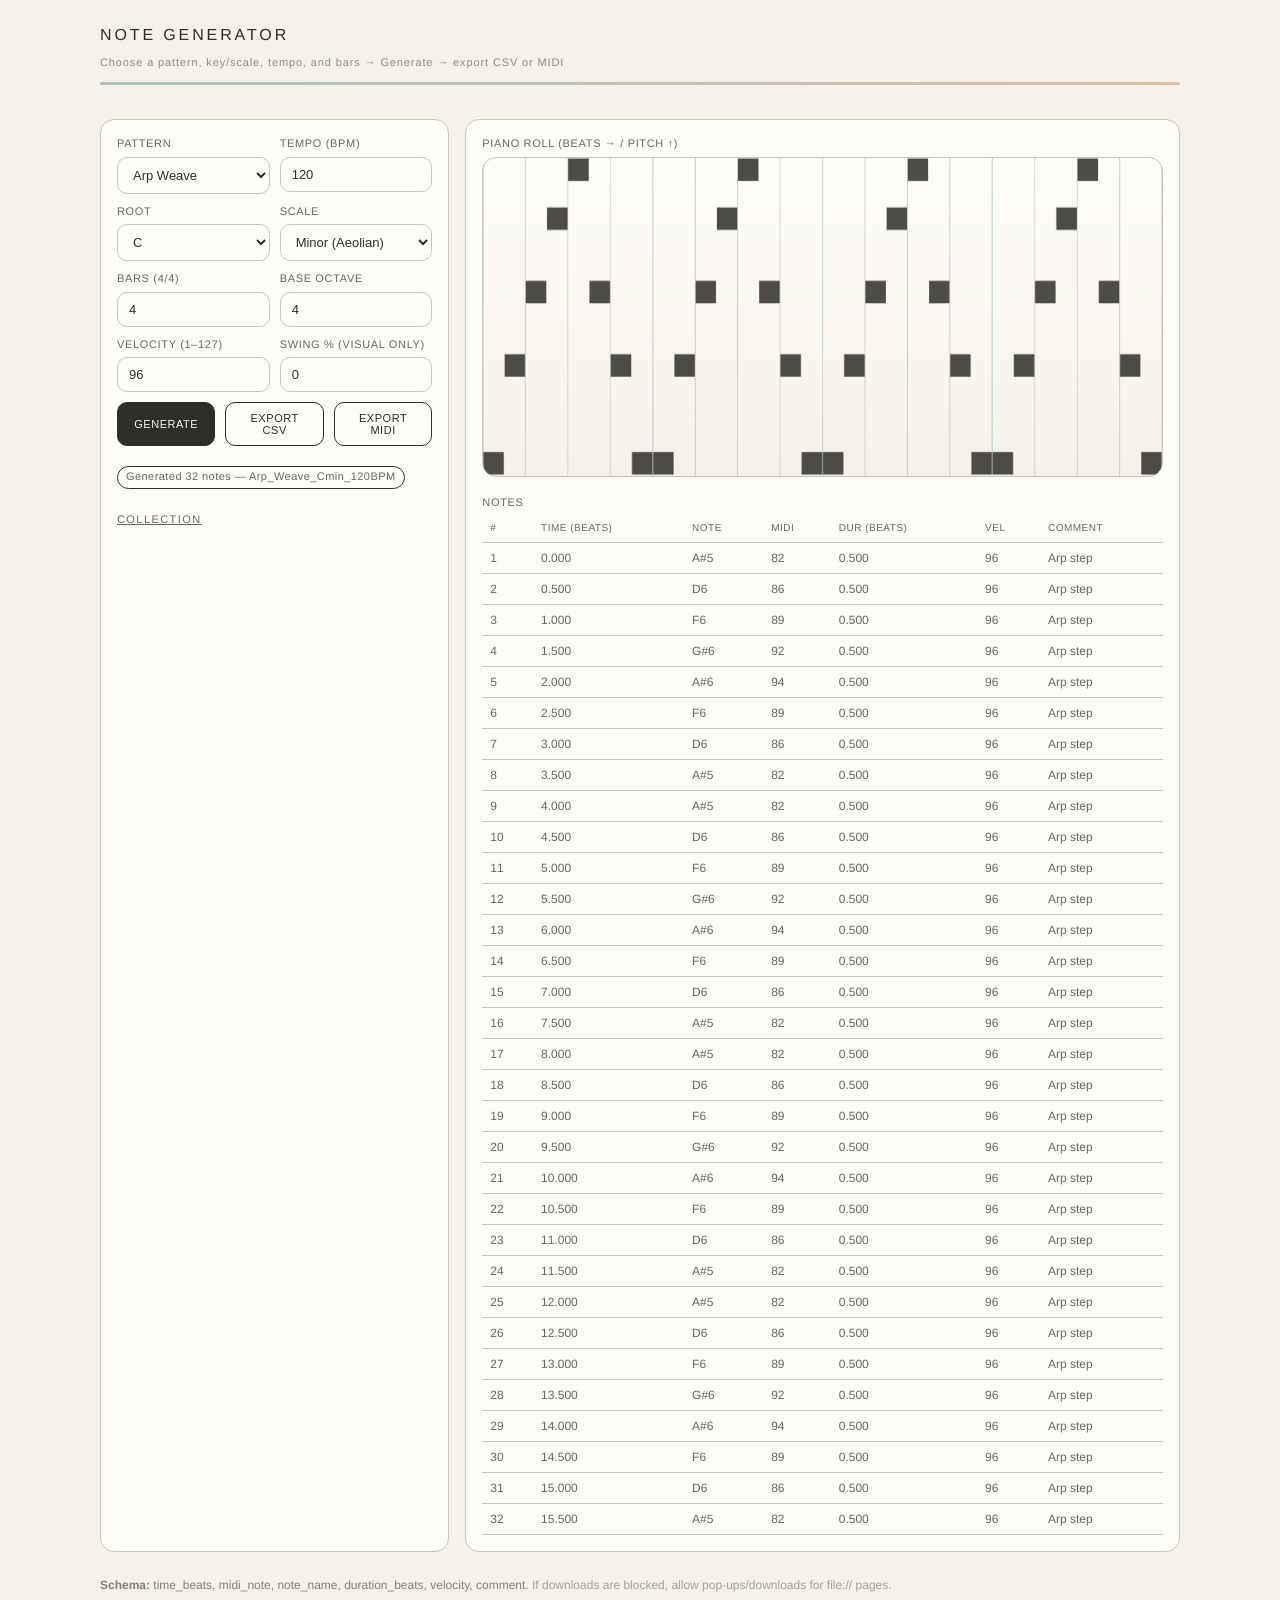
<file: note-generator.html>
<!doctype html>
<html lang="en">
<head>
<meta charset="utf-8" />
<link rel="icon" href="data:,">
<meta name="viewport" content="width=device-width, initial-scale=1" />
<title>Note Generator</title>
<link rel="stylesheet" href="./assets/theme.css" />
<style>
  .wrap{max-width:1120px;margin:0 auto;padding:24px 20px;display:grid;grid-template-columns:repeat(12,1fr);gap:16px}
  .controls{grid-column:1/5;display:grid;gap:10px;align-content:start}
  .canvasWrap{grid-column:5/-1;display:grid;gap:10px;align-content:start}
  label{font-size:11px;text-transform:uppercase;letter-spacing:.06em;display:block;margin-bottom:4px;color:var(--ink)}
  select,input[type="number"],button{width:100%;padding:9px 11px;border:1px solid var(--stone);border-radius:var(--radius-sm);background:var(--paper-lift);color:var(--ink-strong);font-size:13px}
  button{cursor:pointer;border:1px solid var(--ink-strong);text-transform:uppercase;letter-spacing:.05em;font-size:11px}
  button.primary{background:var(--ink-strong);color:var(--paper)}
  button:hover{opacity:.85}
  .row{display:grid;grid-template-columns:1fr 1fr;gap:10px}
  .actions{display:grid;grid-template-columns:repeat(3,1fr);gap:10px}
  canvas{width:100%;height:320px;background:linear-gradient(180deg,var(--paper-lift),var(--paper));border:1px solid var(--stone);border-radius:var(--radius)}
  table{width:100%;border-collapse:collapse;font-size:12px}
  th,td{padding:6px 8px;border-bottom:1px solid var(--stone)}
  th{text-align:left;color:var(--ink);font-weight:400;text-transform:uppercase;letter-spacing:.05em;font-size:10px}
  .footer{grid-column:1/-1;color:var(--ink);font-size:12px;margin-top:8px;opacity:.8}
  .muted{opacity:.7}
  .err{background:#fbeceb;border-color:#e2a9a4;color:#7a2a24}
</style>
</head>
<body>
  <div class="wrap">
    <div style="grid-column:1/-1">
      <h1 class="title" style="font-size:16px">Note Generator</h1>
      <div class="sub">Choose a pattern, key/scale, tempo, and bars → Generate → export CSV or MIDI</div>
      <div class="converge-bar"></div>
    </div>

    <section class="panel controls" id="ctl">
      <div class="row">
        <div>
          <label for="pattern">Pattern</label>
          <select id="pattern">
            <option value="arp">Arp Weave</option>
            <option value="pulse">Minimal Pulse</option>
            <option value="drone">Liminal Drone</option>
            <option value="clock">Broken Clock (3:4)</option>
            <option value="canon">Chroma Canon</option>
          </select>
        </div>
        <div>
          <label for="bpm">Tempo (BPM)</label>
          <input id="bpm" type="number" value="120" min="40" max="220" />
        </div>
      </div>

      <div class="row">
        <div>
          <label for="root">Root</label>
          <select id="root">
            <option>C</option><option>C#</option><option>D</option><option>D#</option>
            <option>E</option><option>F</option><option>F#</option><option>G</option>
            <option>G#</option><option>A</option><option>A#</option><option>B</option>
          </select>
        </div>
        <div>
          <label for="scale">Scale</label>
          <select id="scale">
            <option value="major">Major (Ionian)</option>
            <option value="minor" selected>Minor (Aeolian)</option>
            <option value="dorian">Dorian</option>
            <option value="mixolydian">Mixolydian</option>
            <option value="minorpent">Minor Pentatonic</option>
            <option value="chromatic">Chromatic</option>
          </select>
        </div>
      </div>

      <div class="row">
        <div>
          <label for="bars">Bars (4/4)</label>
          <input id="bars" type="number" value="4" min="1" max="32" />
        </div>
        <div>
          <label for="octave">Base Octave</label>
          <input id="octave" type="number" value="4" min="0" max="8" />
        </div>
      </div>

      <div class="row">
        <div>
          <label for="vel">Velocity (1–127)</label>
          <input id="vel" type="number" value="96" min="1" max="127" />
        </div>
        <div>
          <label for="swing">Swing % (visual only)</label>
          <input id="swing" type="number" value="0" min="0" max="60" />
        </div>
      </div>

      <div class="actions">
        <button class="primary" id="generate">Generate</button>
        <button id="exportCsv">Export CSV</button>
        <button id="exportMidi">Export MIDI</button>
      </div>
      <div style="margin-top:8px">
        <span class="badge" id="status">Ready.</span>
      </div>
      <div id="errbox" class="panel err" style="display:none;margin-top:8px"></div>
      <div style="margin-top:8px"><a class="textBtn" href="./index.html">Collection</a></div>
    </section>

    <section class="panel canvasWrap">
      <div>
        <label>Piano Roll (beats → / pitch ↑)</label>
        <canvas id="roll" width="900" height="320" aria-label="Piano roll"></canvas>
      </div>
      <div>
        <label>Notes</label>
        <table id="notesTable" aria-label="Generated notes table">
          <thead><tr><th>#</th><th>Time (beats)</th><th>Note</th><th>MIDI</th><th>Dur (beats)</th><th>Vel</th><th>Comment</th></tr></thead>
          <tbody></tbody>
        </table>
      </div>
    </section>

    <div class="footer">
      <strong>Schema:</strong> time_beats, midi_note, note_name, duration_beats, velocity, comment.
      <span class="muted">If downloads are blocked, allow pop-ups/downloads for file:// pages.</span>
    </div>
  </div>

<script>
/* ---- Error handling ---- */
(function(){
  const errbox = document.getElementById("errbox");
  function showErr(msg){
    errbox.style.display = "block";
    errbox.textContent = msg;
    const st = document.getElementById("status");
    st.textContent = "Error — see box below.";
  }
  window.addEventListener("error", (e)=>{
    showErr(String(e.message || e.error || e));
  });
  window.addEventListener("unhandledrejection", (e)=>{
    showErr("Promise rejection: " + String(e.reason || e));
  });
  window.__showErr = showErr;
})();

/* ---- Theory helpers ---- */
const NOTE_INDEX = {"C":0,"C#":1,"Db":1,"D":2,"D#":3,"Eb":3,"E":4,"F":5,"F#":6,"Gb":6,"G":7,"G#":8,"Ab":8,"A":9,"A#":10,"Bb":10,"B":11};
const NOTE_NAMES = ['C','C#','D','D#','E','F','F#','G','G#','A','A#','B'];

const SCALES = {
  major:       [0,2,4,5,7,9,11],
  minor:       [0,2,3,5,7,8,10],
  dorian:      [0,2,3,5,7,9,10],
  mixolydian:  [0,2,4,5,7,9,10],
  minorpent:   [0,3,5,7,10],
  chromatic:   [0,1,2,3,4,5,6,7,8,9,10,11]
};

function midiToName(n){
  const name = NOTE_NAMES[n % 12];
  const oct = Math.floor(n/12) - 1;
  return name+oct;
}

function scaleDegrees(rootName, scaleKind, octave){
  const rootIdx = NOTE_INDEX[rootName];
  if (rootIdx==null){ throw new Error("Unknown root: " + rootName); }
  const rootMidi = (octave+1)*12 + rootIdx;
  const intervals = SCALES[scaleKind];
  if (!intervals){ throw new Error("Unknown scale: " + scaleKind); }
  const degrees = [];
  for(let o=-1;o<=3;o++){
    for(const iv of intervals){
      degrees.push(rootMidi + iv + 12*o);
    }
  }
  return degrees.sort((a,b)=>a-b);
}

function degreeAt(degArray, idx){
  if (!degArray || !degArray.length) return 60;
  const i = ((idx % degArray.length)+degArray.length) % degArray.length;
  return degArray[i];
}

/* ---- Pattern engines ---- */
function genArp({degrees, bars, vel}){
  const seq = [];
  const base = [0,2,4,6,7,4,2,0];
  let t = 0;
  const steps = bars*8; // 1/8s
  for(let i=0;i<steps;i++){
    const di = base[i % base.length];
    const midi = degreeAt(degrees, 20 + di);
    seq.push({t, midi, dur: 0.5, vel, comment:"Arp step"});
    t += 0.5;
  }
  return seq;
}

function genPulse({degrees, bars, vel}){
  const total = bars*4;
  const pick = (idx)=>degreeAt(degrees, idx);
  const pattern = [
    {n: pick(0), d:1.0, v:vel, c:"Downbeat"},
    {n: null, d:0.5, v:0, c:"Rest"},
    {n: pick(4), d:0.5, v:vel-6, c:"Pickup"},
    {n: pick(3), d:1.0, v:vel-2, c:"Beat 2"},
    {n: null, d:0.5, v:0, c:"Rest"},
    {n: pick(2), d:0.5, v:vel-6, c:"Pickup"},
    {n: pick(0), d:1.0, v:vel, c:"Beat 3"},
    {n: null, d:1.0, v:0, c:"Rest 4"}
  ];
  const seq=[];
  let t=0;
  while(t < total){
    for(const p of pattern){
      if (t >= total) break;
      if (p.n!==null) seq.push({t, midi:p.n, dur:p.d, vel:p.v, comment:p.c});
      t += p.d;
    }
  }
  return seq;
}

function genDrone({degrees, bars, vel}){
  const total = bars*4;
  const seq=[];
  const picks = [0,4,7,9,11];
  let t=0;
  for(let i=0;i<picks.length;i++){
    const midi = degreeAt(degrees, 20 + picks[i]);
    const dur = Math.max(2, total - t);
    seq.push({t, midi, dur, vel: Math.min(127, vel-10 + i*3), comment:"Drone"});
    t += 0.5;
  }
  const shimmerTime = Math.min(total-1, 8);
  const shimmerMidi = degreeAt(degrees, 20 + 12);
  seq.push({t: shimmerTime, midi: shimmerMidi, dur: 2.0, vel: Math.max(40, vel-20), comment:"Shimmer"});
  return seq;
}

function genClock({degrees, bars, vel}){
  const total = bars*4;
  const seq=[];
  const motifIdx = [0,2,4];
  const motifDur = 0.75;
  const starts = [];
  for(let tp=0; tp<=total; tp+=3){ starts.push(tp); }
  for(const s of starts){
    for(let j=0;j<motifIdx.length;j++){
      const midi = degreeAt(degrees, 16 + motifIdx[j]);
      const t = s + j*motifDur;
      if (t < total) seq.push({t, midi, dur: motifDur, vel, comment:"3:4 motif"});
    }
  }
  return seq;
}

function genCanon({degrees, bars, vel}){
  const total = bars*4;
  const seq=[];
  const motif = [0,1,2,4,3,1];
  let tA=0;
  const dur=1.0;
  while(tA < total){
    for(const di of motif){
      if (tA >= total) break;
      seq.push({t:tA, midi: degreeAt(degrees, 18 + di), dur, vel: vel-4, comment:"Voice A"});
      tA += dur;
    }
  }
  let tB = 4.0; // 1-bar offset
  while(tB < total){
    for(const di of motif){
      if (tB >= total) break;
      seq.push({t:tB, midi: degreeAt(degrees, 18 + di), dur, vel: vel-10, comment:"Voice B"});
      tB += dur;
    }
  }
  return seq;
}

/* ---- MIDI writer (Type 0, 480 TPQ) ---- */
function toVLQ(value){
  let buffer = value & 0x7F;
  const bytes = [];
  while((value >>= 7)){
    buffer <<= 8;
    buffer |= ((value & 0x7F) | 0x80);
  }
  // emit
  while(true){
    bytes.push(buffer & 0xFF);
    if (buffer & 0x80){ buffer >>= 8; } else break;
  }
  return bytes;
}

function buildMIDI(events, bpm){
  const TPQ = 480;
  const usPerQuarter = Math.max(1, Math.round(60000000 / Math.max(1,bpm)));
  // flatten on/off
  const sorted = [];
  for(const e of events){
    sorted.push({time:e.t, type:'on', midi:e.midi, vel:Math.max(1,Math.min(127,e.vel))});
    sorted.push({time:e.t + Math.max(0.05,e.dur), type:'off', midi:e.midi, vel:0});
  }
  sorted.sort((a,b)=> (a.time===b.time) ? (a.type==='off'?1:-1) : a.time-b.time);
  let lastTick = 0;
  const tock = (beats)=> Math.round(beats * TPQ);
  const header = [0x4d,0x54,0x68,0x64, 0x00,0x00,0x00,0x06, 0x00,0x00, 0x00,0x01, 0x01,0xE0]; // MThd
  const track = [];
  // tempo + timesig + key
  track.push(...toVLQ(0), 0xFF, 0x51, 0x03, (usPerQuarter>>16)&255, (usPerQuarter>>8)&255, usPerQuarter&255);
  track.push(...toVLQ(0), 0xFF, 0x58, 0x04, 0x04, 0x02, 0x18, 0x08);
  track.push(...toVLQ(0), 0xFF, 0x59, 0x02, 0x00, 0x00);
  // notes
  for(const ev of sorted){
    const currentTick = tock(ev.time);
    const delta = currentTick - lastTick;
    lastTick = currentTick;
    track.push(...toVLQ(Math.max(0,delta)));
    if (ev.type==='on'){
      track.push(0x90, ev.midi & 0x7F, ev.vel & 0x7F);
    } else {
      track.push(0x80, ev.midi & 0x7F, 0x00);
    }
  }
  // end
  track.push(...toVLQ(0), 0xFF, 0x2F, 0x00);
  // track chunk
  const trackLen = track.length;
  const trackHeader = [0x4d,0x54,0x72,0x6b, (trackLen>>24)&255, (trackLen>>16)&255, (trackLen>>8)&255, trackLen&255];
  return new Uint8Array([...header, ...trackHeader, ...track]);
}

/* ---- CSV ---- */
function toCSV(events){
  const rows = [["step","time_beats","midi_note","note_name","duration_beats","velocity","comment"]];
  const sorted = [...events].sort((a,b)=> a.t===b.t ? a.midi-b.midi : a.t-b.t);
  let i=1;
  for(const e of sorted){
    rows.push([i++, e.t.toFixed(3), e.midi, midiToName(e.midi), e.dur.toFixed(3), e.vel, e.comment || ""]);
  }
  return rows.map(r=>r.join(",")).join("\n");
}

/* ---- Piano Roll ---- */
function drawRoll(canvas, events, bars){
  const ctx = canvas.getContext('2d');
  const W = canvas.width, H = canvas.height;
  ctx.clearRect(0,0,W,H);
  const totalBeats = Math.max(1, bars*4);
  for(let b=0;b<=totalBeats;b++){
    const x = (b/totalBeats)*W;
    ctx.strokeStyle = b%4===0 ? '#AEC0BC' : '#C7C6C1';
    ctx.beginPath(); ctx.moveTo(x,0); ctx.lineTo(x,H); ctx.stroke();
  }
  const pitches = events.length ? {min: Math.min(...events.map(e=>e.midi)), max: Math.max(...events.map(e=>e.midi))} : {min:60,max:72};
  const pRange = Math.max(1,(pitches.max - pitches.min + 1));
  for(const e of events){
    const x = (e.t/(totalBeats))*W;
    const w = (e.dur/(totalBeats))*W;
    const y = H - ((e.midi - pitches.min + 1)/pRange)*H;
    const h = Math.max(6, H/pRange - 2);
    ctx.fillStyle = "#2E2E2A"; ctx.globalAlpha = 0.85;
    ctx.fillRect(x+0.5, y+0.5, Math.max(2,w-1), h);
    ctx.globalAlpha = 1;
  }
}

/* ---- UI glue ---- */
const el = id=>document.getElementById(id);
const state = { events: [], lastName: "Pattern" };

function updateTable(events){
  const tbody = el("notesTable").querySelector("tbody");
  tbody.innerHTML="";
  const sorted = [...events].sort((a,b)=> a.t===b.t ? a.midi-b.midi : a.t-b.t);
  let i=1;
  for(const e of sorted){
    const tr = document.createElement("tr");
    tr.innerHTML = `<td>${i++}</td><td>${e.t.toFixed(3)}</td><td>${midiToName(e.midi)}</td><td>${e.midi}</td><td>${e.dur.toFixed(3)}</td><td>${e.vel}</td><td>${e.comment||""}</td>`;
    tbody.appendChild(tr);
  }
}

function stampName(){
  const r = el("root").value; const s = el("scale").value; const bpm = el("bpm").value; const p = el("pattern").value;
  const patternName = {arp:"Arp_Weave", pulse:"Minimal_Pulse", drone:"Liminal_Drone", clock:"Broken_Clock", canon:"Chroma_Canon"}[p] || "Pattern";
  const scaleShort = s==='minor'?'min': s==='major'?'maj': s;
  return `${patternName}_${r}${scaleShort}_${bpm}BPM`;
}

function generate(){
  try {
    const st = el("status");
    st.textContent = "Generating…";
    const pattern = el("pattern").value;
    const root = el("root").value;
    const scale = el("scale").value;
    const bars = parseInt(el("bars").value,10);
    const bpm = parseInt(el("bpm").value,10);
    const baseOct = parseInt(el("octave").value,10);
    const vel = parseInt(el("vel").value,10);
    const degrees = scaleDegrees(root, scale, baseOct);
    let seq=[];
    if (pattern==='arp') seq = genArp({degrees, bars, vel});
    if (pattern==='pulse') seq = genPulse({degrees, bars, vel});
    if (pattern==='drone') seq = genDrone({degrees, bars, vel});
    if (pattern==='clock') seq = genClock({degrees, bars, vel});
    if (pattern==='canon') seq = genCanon({degrees, bars, vel});
    state.events = seq;
    state.lastName = stampName();
    drawRoll(el("roll"), seq, bars);
    updateTable(seq);
    st.textContent = `Generated ${seq.length} notes — ${state.lastName}`;
  } catch (e){
    window.__showErr("Generate failed: " + e.message);
  }
}

el("generate").addEventListener("click", generate);

el("exportCsv").addEventListener("click", ()=>{
  try{
    if (!state.events.length){ alert("No notes yet. Click Generate first."); return; }
    const csv = toCSV(state.events);
    const blob = new Blob([csv], {type:"text/csv"});
    const a = document.createElement("a");
    a.href = URL.createObjectURL(blob);
    a.download = state.lastName + ".csv";
    a.rel = "noopener";
    a.click();
    setTimeout(()=>URL.revokeObjectURL(a.href), 2000);
  } catch(e){
    window.__showErr("CSV export failed: " + e.message);
  }
});

el("exportMidi").addEventListener("click", ()=>{
  try{
    if (!state.events.length){ alert("No notes yet. Click Generate first."); return; }
    const bpm = parseInt(el("bpm").value,10);
    const data = buildMIDI(state.events, bpm);
    const blob = new Blob([data], {type:"audio/midi"});
    const a = document.createElement("a");
    a.href = URL.createObjectURL(blob);
    a.download = state.lastName + ".mid";
    a.rel = "noopener";
    a.click();
    setTimeout(()=>URL.revokeObjectURL(a.href), 2000);
  } catch(e){
    window.__showErr("MIDI export failed: " + e.message);
  }
});

// auto-generate on load, after a tick to ensure DOM settled
window.requestAnimationFrame(()=>generate());
</script>
</body>
</html>
</file>
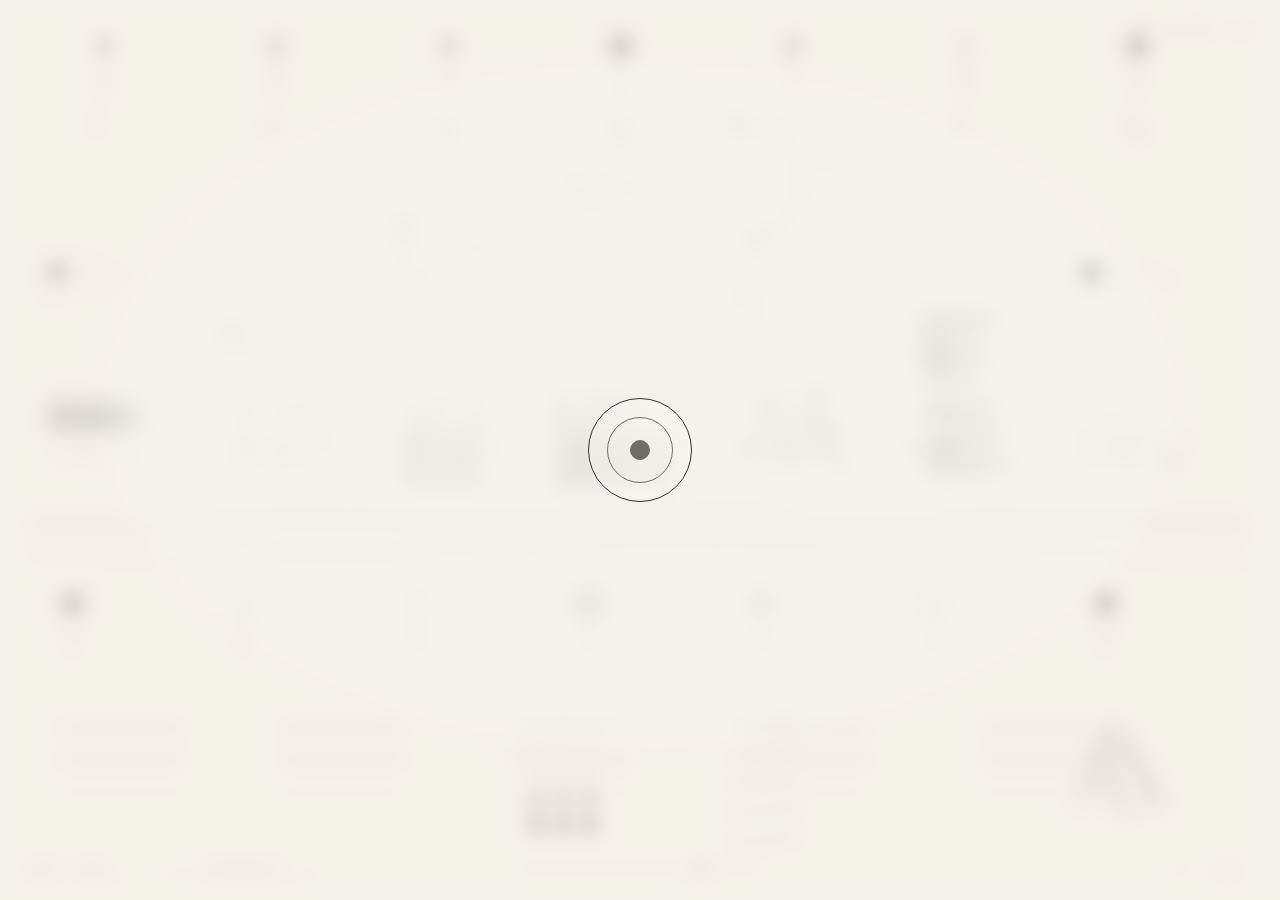
<file: scale-field-instrument.html>
<!doctype html>
<html lang="en">
<head>
<meta charset="utf-8" />
<link rel="icon" href="data:,">
<meta name="viewport" content="width=device-width,initial-scale=1" />
<link rel="stylesheet" href="./assets/theme.css" />
<title>Scale Field Instrument</title>
<style>
  :root{
    --paper:#F4F1EA;      /* Chantilly Lace */
    --stone:#C7C6C1;      /* Stonington Gray */
    --ink:#686763;        /* Kendall Charcoal */
    --deep:#30302D;
  }
  *{box-sizing:border-box}
  html,body{height:100%;margin:0;background:var(--paper);color:var(--ink);font-family:"Helvetica Neue",Helvetica,Arial,sans-serif;font-weight:300;-webkit-font-smoothing:antialiased;overflow:hidden}
  body{display:grid;place-items:center}
  #stage{width:100vw;height:100dvh;display:block;background:radial-gradient(circle at 50% 46%,#fffdf8 0%,var(--paper) 64%,#ebe6dc 100%);cursor:crosshair;touch-action:none}
  #veil{position:fixed;inset:0;display:grid;place-items:center;background:rgba(244,241,234,.82);backdrop-filter:blur(9px);z-index:5}
  #sigil{width:104px;height:104px;border:.5px solid var(--deep);border-radius:50%;display:grid;place-items:center;position:relative;background:rgba(255,255,255,.22);cursor:pointer}
  #sigil:before,#sigil:after{content:"";position:absolute;border:.5px solid var(--deep);border-radius:50%;inset:18px;opacity:.68}
  #sigil:after{inset:41px;background:var(--deep)}
  .hud{position:fixed;right:24px;top:20px;display:flex;gap:18px;align-items:center;z-index:3;opacity:.76;transition:opacity .2s ease}
  .hud:hover{opacity:1}
  button,select,input{font-family:"Helvetica Neue",Helvetica,Arial,sans-serif;font-weight:300;color:var(--ink)}
  .glyphBtn{appearance:none;border:0;background:transparent;width:22px;height:22px;padding:0;cursor:pointer;position:relative;color:var(--ink)}
  .glyphBtn:hover{color:var(--deep)}
  .glyphBtn.active{color:var(--deep)}
  #mute:before{content:"";position:absolute;left:4px;top:6px;width:10px;height:10px;border:.7px solid currentColor;border-radius:50%}
  #mute.active:after{content:"";position:absolute;left:3px;top:11px;width:17px;border-top:.7px solid currentColor;transform:rotate(-32deg)}
  .controlShell{position:fixed;left:26px;bottom:20px;z-index:3;display:grid;grid-template-columns:auto auto auto;gap:16px;align-items:center;opacity:.72}
  .controlShell:hover{opacity:1}
  .waveMark{width:34px;height:18px;position:relative}
  .waveMark:before{content:"";position:absolute;left:0;right:0;top:8px;border-top:.7px solid var(--ink)}
  .waveMark:after{content:"";position:absolute;left:2px;top:2px;width:30px;height:14px;border-radius:50%;border:.7px solid var(--ink);border-left-color:transparent;border-right-color:transparent;opacity:.8}
  #wave,#scale{appearance:none;-webkit-appearance:none;-moz-appearance:none;border:0;border-bottom:.5px solid var(--stone);background:transparent;border-radius:0;padding:4px 18px 4px 0;font-size:11px;letter-spacing:.13em;text-transform:uppercase;outline:none;cursor:pointer;color:var(--ink)}
  .selectWrap{position:relative;display:inline-grid;align-items:end;min-width:112px}
  .selectWrap:after{content:"";position:absolute;right:2px;bottom:8px;width:5px;height:5px;border-right:.5px solid var(--ink);border-bottom:.5px solid var(--ink);transform:rotate(45deg);pointer-events:none;opacity:.64}
  #wave option,#scale option{background:var(--paper);color:var(--ink)}
  .outputShell{position:fixed;left:50%;bottom:22px;transform:translateX(-50%);z-index:3;width:min(240px,28vw);opacity:.64}
  #output{-webkit-appearance:none;appearance:none;width:100%;height:14px;background:transparent;cursor:pointer;display:block}
  #output::-webkit-slider-runnable-track{height:2px;background:var(--stone);border:0;border-radius:999px}
  #output::-webkit-slider-thumb{-webkit-appearance:none;appearance:none;width:12px;height:12px;border-radius:50%;border:0;background:var(--ink);margin-top:-5px}
  #output::-moz-range-track{height:2px;background:var(--stone);border:0;border-radius:999px}
  #output::-moz-range-thumb{width:12px;height:12px;border:0;border-radius:50%;background:var(--ink)}
  #output:focus{outline:none}
  .tempoShell{position:fixed;right:25px;bottom:20px;z-index:3;display:flex;gap:16px;align-items:center;opacity:.64}
  #bpm{width:44px;border:0;border-bottom:.5px solid var(--stone);background:transparent;text-align:center;font-size:11px;padding:3px 0;outline:none;color:var(--ink)}
  .tinyGlyph{width:24px;height:18px;position:relative}
  .tinyGlyph:before{content:"";position:absolute;left:0;right:0;top:8px;border-top:.7px dotted var(--ink)}
  #hint{position:fixed;left:-9999px;top:auto;width:1px;height:1px;overflow:hidden}
  @media(max-width:740px){.hud{right:14px;top:14px;gap:14px}.controlShell{left:16px;bottom:16px;gap:10px}.tempoShell{right:16px;bottom:16px}.outputShell{width:34vw;bottom:19px}}
</style>
</head>
<body>
<canvas id="stage" aria-label="Abstract X Y playable visual score"></canvas>
<div id="veil" role="button" aria-label="Start instrument"><div id="sigil"></div></div>
<div class="hud" aria-label="abstract controls">
  <a href="./index.html" style="text-decoration:none;font-size:11px;letter-spacing:.13em;color:var(--ink);text-transform:uppercase">Collection</a>
  <button id="mute" class="glyphBtn" aria-label="Mute"></button>
</div>
<div class="controlShell"><div class="waveMark" aria-hidden="true"></div><span class="selectWrap"><select id="wave" aria-label="Waveform"><option>SINE</option><option>TRIANGLE</option><option>SAW</option><option>SQUARE</option><option>NOISE</option></select></span><span class="selectWrap"><select id="scale" aria-label="Scale"><option>CHROMATIC</option><option>MAJOR</option><option>MINOR</option><option>PENTATONIC</option></select></span></div>
<div class="outputShell"><input id="output" aria-label="Output" type="range" min="0" max="100" value="76"></div>
<div class="tempoShell"><div class="tinyGlyph" aria-hidden="true"></div><input id="bpm" aria-label="BPM" type="number" value="90" min="30" max="220"></div>
<div id="hint">X controls register. Y selects lane. Space randomizes arpeggiation. W cycles wave.</div>
<script>
(()=>{
  const canvas=document.getElementById('stage'), ctx=canvas.getContext('2d',{alpha:false});
  const veil=document.getElementById('veil'), waveEl=document.getElementById('wave'), scaleEl=document.getElementById('scale'), outputEl=document.getElementById('output'), bpmEl=document.getElementById('bpm');
  const muteBtn=document.getElementById('mute');
  const W0=1680,H0=1050;
  let W=1,H=1,DPR=1,AC,master,delay,fb,filter,comp,analyser;
  let running=false,muted=false,isSeq=false,seqTimer=null,seqIndex=0,seqOrder=[],seqXs=[];
  let mouseDown=false,pointer={x:.5,y:.5,active:false,lane:3,midi:67,freq:392,energy:0};
  let t0=performance.now(),last=performance.now();
  const notes=[
    {name:'G',pc:7,midi:67,shape:'cloud',dur:1.25},
    {name:'E',pc:4,midi:64,shape:'mist',dur:1.05},
    {name:'A',pc:9,midi:69,shape:'points',dur:1.35},
    {name:'B',pc:11,midi:71,shape:'bloom',dur:1.65},
    {name:'F#',pc:6,midi:66,shape:'arc',dur:.95},
    {name:'E',pc:4,midi:64,shape:'tape',dur:1.1},
    {name:'G',pc:7,midi:67,shape:'return',dur:1.4}
  ];
  const active=[],particles=[],gestures=[],marks=[],zones=[];

  const SCALE_MAP={
    CHROMATIC:[0,1,2,3,4,5,6,7,8,9,10,11],
    MAJOR:[0,2,4,5,7,9,11],
    MINOR:[0,2,3,5,7,8,10],
    PENTATONIC:[0,2,4,7,9]
  };
  function resize(){DPR=Math.max(1,Math.min(2,window.devicePixelRatio||1));const r=canvas.getBoundingClientRect();W=Math.floor(r.width);H=Math.floor(r.height);canvas.width=Math.floor(W*DPR);canvas.height=Math.floor(H*DPR);ctx.setTransform(DPR,0,0,DPR,0,0);buildZones();drawStatic();}
  function Sx(x){return x/W0*W} function Sy(y){return y/H0*H}
  function buildZones(){zones.length=0;for(let i=0;i<7;i++)zones.push({i,x:Sx(42+i*226),y:Sy(30),w:Sx(190),h:Sy(760)})}
  function clamp(v,a,b){return Math.max(a,Math.min(b,v))}
  function midiToFreq(m){return 440*Math.pow(2,(m-69)/12)}
  function yToLane(y){return clamp(Math.floor((1-y)*notes.length),0,notes.length-1)}
  function laneToY(i){return 1-((i+.5)/notes.length)}
  function quantize(midi,scale){const root=7;let best=midi,bd=999;for(let o=-2;o<9;o++){for(const s of scale){const c=root+s+12*o,d=Math.abs(c-midi);if(d<bd){bd=d;best=c}}}return best}
  function xToMidi(x,lane){const baseOct=4,n=notes[lane];const octaveShift=Math.floor(x*4)-1;const raw=(baseOct+1)*12+n.pc+octaveShift*12;const scale=SCALE_MAP[scaleEl.value]||SCALE_MAP.CHROMATIC;return quantize(raw,scale)}
  function boot(){
    if(AC){veil.style.display='none';running=true;return}
    AC=new (window.AudioContext||window.webkitAudioContext)();
    master=AC.createGain(); master.gain.value=(parseFloat(outputEl.value)||76)/100;
    comp=AC.createDynamicsCompressor(); comp.threshold.value=-18; comp.knee.value=18; comp.ratio.value=4; comp.attack.value=.02; comp.release.value=.25;
    filter=AC.createBiquadFilter(); filter.type='lowpass'; filter.frequency.value=4800; filter.Q.value=.55;
    delay=AC.createDelay(4); delay.delayTime.value=.34;
    fb=AC.createGain(); fb.gain.value=.32;
    analyser=AC.createAnalyser(); analyser.fftSize=128;
    delay.connect(fb).connect(delay); master.connect(filter); filter.connect(comp); comp.connect(analyser); analyser.connect(AC.destination); filter.connect(delay); delay.connect(comp);
    running=true;veil.style.display='none';last=performance.now();requestAnimationFrame(loop);
  }
  veil.addEventListener('click',boot);
  function playAt(x,y,hold=.9,vel=.85){
    boot(); if(AC.state==='suspended')AC.resume(); if(muted)return;
    x=clamp(x,0,1); y=clamp(y,0,1);
    const lane=yToLane(y), midi=xToMidi(x,lane), freq=midiToFreq(midi);
    pointer={x,y,active:true,lane,midi,freq,energy:vel};
    trigger(freq,lane,x,hold,vel);
    marks.push({x,y,lane,midi,life:1,born:performance.now(),size:6+vel*18}); if(marks.length>200)marks.shift();
    const z=zones[lane]; if(z) active.push({i:lane,t0:performance.now(),life:(hold+.7)*1000,x:x*W,y:y*H,vel});
    for(let k=0;k<24+vel*42;k++)particles.push({x:x*W+(Math.random()-.5)*Sx(80),y:y*H+(Math.random()-.5)*Sy(70),vx:(Math.random()-.5)*.18,vy:(Math.random()-.5)*.15,a:.55*Math.random(),r:Math.random()*1.5+.2,l:80+Math.random()*160,i:lane});
  }
  function trigger(freq,lane,x,dur,vel){
    const now=AC.currentTime,wave=waveEl.value,pan=AC.createStereoPanner(),g=AC.createGain();
    pan.pan.value=(x*2-1)*.86;
    const attack={SINE:.10,TRIANGLE:.12,SAW:.06,SQUARE:.04,NOISE:.02}[wave]||.1;
    const release={SINE:1.20,TRIANGLE:1.30,SAW:1.05,SQUARE:.88,NOISE:.55}[wave]||1.1;
    const peak=wave==='NOISE'?Math.min(.62,.001+vel*.18*2.35):(.001+vel*.18);
    g.gain.setValueAtTime(0,now);g.gain.linearRampToValueAtTime(peak,now+attack);g.gain.exponentialRampToValueAtTime(.0001,now+attack+dur+release);
    if(wave==='NOISE'){
      const src=AC.createBufferSource(),len=Math.max(1,Math.floor(AC.sampleRate*(dur+release+attack+.18))),buf=AC.createBuffer(1,len,AC.sampleRate),data=buf.getChannelData(0);let last=0;
      for(let i=0;i<len;i++){const white=Math.random()*2-1;last=last*.82+white*.18;data[i]=last}
      const hp=AC.createBiquadFilter();hp.type='highpass';hp.frequency.setValueAtTime(120,now);hp.Q.value=.7;
      const nf=AC.createBiquadFilter();nf.type='bandpass';nf.frequency.setValueAtTime(clamp(freq,80,6400),now);nf.Q.value=4+x*8;
      src.buffer=buf;src.connect(hp).connect(nf).connect(g);g.connect(pan).connect(master);src.start(now);src.stop(now+attack+dur+release+.1);
    }else{
      const typeMap={SINE:'sine',TRIANGLE:'triangle',SAW:'sawtooth',SQUARE:'square'},oscType=typeMap[wave]||'sine';
      const o1=AC.createOscillator(),o2=AC.createOscillator();const det=(x-.5)*18+(lane-3)*1.5;
      o1.type=oscType;o2.type=wave==='SINE'?'triangle':oscType;o1.frequency.setValueAtTime(freq,now);o2.frequency.setValueAtTime(freq*Math.pow(2,det/1200),now);
      o1.connect(g);o2.connect(g);g.connect(pan).connect(master);o1.start(now);o2.start(now);o1.stop(now+attack+dur+release+.08);o2.stop(now+attack+dur+release+.08);
    }
  }
  function randomizeArp(){seqOrder=notes.map((_,i)=>i);for(let i=seqOrder.length-1;i>0;i--){const j=Math.floor(Math.random()*(i+1));[seqOrder[i],seqOrder[j]]=[seqOrder[j],seqOrder[i]]}seqXs=seqOrder.map((_,i)=>clamp((i/(notes.length-1))*0.84+0.08+(Math.random()-.5)*0.18,0.02,0.98));if(Math.random()<.5)seqXs.reverse();seqIndex=0}
  function startSeq(){boot();if(AC.state==='suspended')AC.resume();randomizeArp();isSeq=true;tickSeq()}
  function stopSeq(){isSeq=false;clearTimeout(seqTimer);seqTimer=null}
  function tickSeq(){if(!isSeq)return;const bpm=parseFloat(bpmEl.value)||90;if(!seqOrder.length)randomizeArp();const idx=seqIndex%seqOrder.length,lane=seqOrder[idx],x=seqXs[idx]??((idx)/(notes.length-1));playAt(x,laneToY(lane),.75,.82);seqIndex++;seqTimer=setTimeout(tickSeq,60000/bpm*.88)}
  function pointerPos(e){const r=canvas.getBoundingClientRect(),p=e.touches?e.touches[0]:e;return{x:clamp((p.clientX-r.left)/r.width,0,1),y:clamp((p.clientY-r.top)/r.height,0,1)}}
  canvas.addEventListener('pointerdown',e=>{boot();canvas.setPointerCapture(e.pointerId);mouseDown=true;const p=pointerPos(e);playAt(p.x,p.y,1.2,.95)})
  canvas.addEventListener('pointermove',e=>{const p=pointerPos(e);gestures.push({x0:pointer.x*W,y0:pointer.y*H,x1:p.x*W,y1:p.y*H,l:650});pointer.x=p.x;pointer.y=p.y;pointer.lane=yToLane(p.y);pointer.midi=xToMidi(p.x,pointer.lane);if(mouseDown&&(e.buttons||e.pressure>0)&&Math.random()<.42)playAt(p.x,p.y,.42,.65)})
  window.addEventListener('pointerup',()=>{mouseDown=false;setTimeout(()=>pointer.active=false,650)})
  window.addEventListener('keydown',e=>{if(e.target.matches('input,select'))return;boot();if(e.code==='Space'){e.preventDefault();if(isSeq){clearTimeout(seqTimer);randomizeArp();tickSeq()}else startSeq()}const k=parseInt(e.key,10);if(k>=1&&k<=7)playAt(.5,laneToY(k-1),1.2,.9);if(e.key.toLowerCase()==='m')muteBtn.click();if(e.key.toLowerCase()==='w')cycleWave()})
  function cycleWave(){const order=['SINE','TRIANGLE','SAW','SQUARE','NOISE'],i=order.indexOf(waveEl.value);waveEl.value=order[(i+1)%order.length];playAt(pointer.x||.5,laneToY(pointer.lane||3),.55,.72)}
  muteBtn.addEventListener('click',()=>{muted=!muted;muteBtn.classList.toggle('active',muted)})
  outputEl.addEventListener('input',()=>{if(master)master.gain.value=(parseFloat(outputEl.value)||0)/100})
  waveEl.addEventListener('change',()=>playAt(pointer.x||.5,laneToY(pointer.lane||3),.55,.72))
  scaleEl.addEventListener('change',()=>playAt(pointer.x||.5,laneToY(pointer.lane||3),.55,.72))
  function loop(now){const dt=Math.min(64,now-last);last=now;update(dt);draw();requestAnimationFrame(loop)}
  function update(dt){for(let i=active.length-1;i>=0;i--)if(performance.now()-active[i].t0>active[i].life)active.splice(i,1);for(let i=particles.length-1;i>=0;i--){const p=particles[i];p.x+=p.vx*dt;p.y+=p.vy*dt;p.l-=dt*.06;p.a*=.992;if(p.l<=0||p.a<.01)particles.splice(i,1)}for(let i=gestures.length-1;i>=0;i--){gestures[i].l-=dt;if(gestures[i].l<=0)gestures.splice(i,1)}}
  function draw(){drawStatic();drawParticles();drawActive();drawPointer();}
  function drawStatic(){
    const tt=(performance.now()-t0)/1000;ctx.fillStyle='#F4F1EA';ctx.fillRect(0,0,W,H);ctx.save();ctx.globalAlpha=.55;ctx.fillStyle='#fff';ctx.beginPath();ctx.ellipse(W*.5,H*.45,W*.42,H*.38,0,0,Math.PI*2);ctx.fill();ctx.restore();drawGrid();drawScore(tt);drawMiddleStaff(tt);drawLowerSystems(tt);drawBottomGlyphs(tt);
  }
  function drawGrid(){ctx.strokeStyle='rgba(104,103,99,.20)';ctx.lineWidth=1;for(let i=1;i<7;i++){const x=zones[i].x-Sx(18);dash(()=>{ctx.moveTo(x,Sy(42));ctx.lineTo(x,Sy(772))},[2,6])}ctx.strokeStyle='rgba(104,103,99,.14)';[Sy(282),Sy(508),Sy(646),Sy(800)].forEach(y=>line(Sx(40),y,W-Sx(40),y))}
  function drawScore(tt){zones.forEach((z,idx)=>{const n=notes[idx];ctx.save();ctx.beginPath();ctx.rect(z.x,z.y,z.w,z.h);ctx.clip();topGlyph(z,idx);const py=Sy(390-(n.midi-64)*24),cx=z.x+z.w*.18,cy=py;ctx.strokeStyle='#30302D';ctx.fillStyle='#30302D';ctx.lineWidth=1;if(n.shape==='cloud'||n.shape==='return')cloud(cx,cy,z.w*.72,42,idx===6?1.2:1.0);if(n.shape==='mist')cloud(cx,cy,z.w*.58,34,.18);if(n.shape==='points')points(z.x+z.w*.1,cy-38,z.w*.78,80,42,.45);if(n.shape==='bloom'){rings(cx+z.w*.1,cy,62);cloud(cx+z.w*.15,cy,z.w*.62,46,.75);bars(z.x+z.w*.1,Sy(452),z.w*.48,90,24)}if(n.shape==='arc'){ctx.beginPath();ctx.moveTo(z.x+z.w*.1,Sy(146));ctx.bezierCurveTo(z.x+z.w*.75,Sy(155),z.x+z.w*.62,Sy(250),z.x+z.w*.25,Sy(282));ctx.stroke();circle(z.x+z.w*.1,Sy(146),8,false);circle(z.x+z.w*.25,Sy(282),8,false);crosses(z.x+z.w*.62,Sy(224),48,6)}if(n.shape==='tape')tape(z.x+z.w*.17,cy-20,z.w*.56,72);circle(cx,cy,idx===0||idx===6?10:8,idx===0||idx===6);ctx.restore()})}
  function topGlyph(z,i){const x=z.x+z.w*.5,y=Sy(54);ctx.fillStyle='#30302D';ctx.strokeStyle='#30302D';ctx.lineWidth=1;const kind=[0,1,0,2,0,3,2][i];if(kind===0)circle(x,y,7,true);if(kind===1)rectC(x,y,12,12,true);if(kind===2)diamond(x,y,15,true);if(kind===3)star(x,y,8,8);line(x,y+9,x,y+50);for(let k=0;k<i%4+1;k++)line(x-8+k*6,y+70+k*5,x-8+k*6,y+85+k*5)}
  function drawMiddleStaff(tt){ctx.strokeStyle='rgba(104,103,99,.38)';ctx.lineWidth=1;for(let r=0;r<5;r++)dash(()=>{ctx.moveTo(Sx(40),Sy(324+r*22));ctx.lineTo(W-Sx(40),Sy(324+r*22))},[5,5]);zones.forEach((z,i)=>circle(z.x+z.w*.27,Sy(358-(notes[i].midi-67)*14),8,i===0||i===3||i===6));ctx.strokeStyle='rgba(48,48,45,.36)';for(let k=0;k<5;k++){ctx.beginPath();for(let x=Sx(40),j=0;x<W-Sx(40);x+=8,j++){const y=Sy(602+k*8)+Math.sin(j*.046+k*1.8)*Sy(14+k*2)+Math.sin(j*.11+k)*Sy(5);j===0?ctx.moveTo(x,y):ctx.lineTo(x,y)}ctx.stroke()}}
  function drawLowerSystems(){zones.forEach((z,i)=>{const y0=Sy(458),y1=Sy(530);ctx.strokeStyle='rgba(48,48,45,.55)';ctx.fillStyle='#30302D';if(i===0)hatchCloud(z.x+12,y0,z.w-30,78);if(i===1)points(z.x+20,y0+8,z.w-40,72,55,.5);if(i===2)bars(z.x+28,y0,z.w*.55,95,28);if(i===3){bars(z.x+8,y0-8,z.w*.8,105,58);wave(z.x+35,y0+46,z.w*.55,20)}if(i===4){crosses(z.x+35,y0+28,z.w*.55,70);wave(z.x+25,y0+58,z.w*.6,38)}if(i===5)tape(z.x+28,y0+6,z.w*.62,78);if(i===6)points(z.x+18,y0+16,z.w-42,60,70,.45);for(let k=0;k<18;k++)circle(z.x+20+k*(z.w-42)/17,y1+Sy(Math.sin(k+i)*12),Math.max(1,((k+i)%7)/2),((k+i)%5===0))})}
  function drawBottomGlyphs(){ctx.strokeStyle='#30302D';ctx.fillStyle='#30302D';zones.forEach((z,i)=>{const x=z.x+z.w*.28,y=Sy(704);if(i===0||i===6)circle(x,y,12,true);if(i===1||i===5)circle(x,y,13,false);if(i===2)rings(x,y,25);if(i===3)star(x,y,23,12);if(i===4)star(x,y,18,8);line(x,y+18,x,y+48)});const baseY=Sy(850),xs=[Sx(80),Sx(370),Sx(670),Sx(980),Sx(1290)];ctx.lineWidth=1;for(let i=0;i<5;i++){const x=xs[i];line(x,baseY,x+Sx(160),baseY);line(x,baseY+Sy(36),x+Sx(160),baseY+Sy(36));dash(()=>{ctx.moveTo(x,baseY+Sy(72));ctx.lineTo(x+Sx(160),baseY+Sy(72))},[2,8])}for(let r=0;r<5;r++)for(let c=0;c<3;c++)circle(Sx(705+c*34),Sy(850+r*28),3+r*1.6,r>2);for(let r=0;r<5;r++)wave(Sx(960),Sy(842+r*34),Sx(90),Sy(14));scribble(Sx(1465),Sy(900),Sx(90),Sy(78))}
  function drawParticles(){ctx.fillStyle='#30302D';for(const p of particles){ctx.globalAlpha=Math.max(0,Math.min(.72,p.a));circle(p.x,p.y,p.r,true)}ctx.globalAlpha=1;ctx.strokeStyle='rgba(48,48,45,.48)';for(const g of gestures){ctx.globalAlpha=Math.max(0,g.l/700);line(g.x0,g.y0,g.x1,g.y1)}ctx.globalAlpha=1}
  function drawActive(){const now=performance.now();active.forEach(a=>{const q=(now-a.t0)/a.life;ctx.save();ctx.globalAlpha=1-q;ctx.strokeStyle='#30302D';ctx.lineWidth=1;rings(a.x,a.y,22+q*130);cloud(a.x+q*28,a.y,(1-q)*180+20,40,a.vel*.7);ctx.restore()});for(const m of marks){m.life*=.985;const x=m.x*W,y=m.y*H;ctx.globalAlpha=m.life;ctx.strokeStyle='#30302D';ctx.lineWidth=1;ctx.beginPath();ctx.arc(x,y,m.size*(1.2-m.life),0,Math.PI*2);ctx.stroke();ctx.fillStyle='#30302D';ctx.beginPath();ctx.arc(x,y,2+m.size*.08,0,Math.PI*2);ctx.fill();ctx.globalAlpha=1}}
  function drawPointer(){if(!pointer.active)return;const x=pointer.x*W,y=pointer.y*H,tt=(performance.now()-t0)/1000;ctx.strokeStyle='rgba(48,48,45,.7)';ctx.lineWidth=1;ctx.beginPath();ctx.moveTo(x,0);ctx.lineTo(x,H);ctx.moveTo(0,y);ctx.lineTo(W,y);ctx.stroke();ctx.beginPath();ctx.arc(x,y,15+Math.sin(tt*6)*2,0,Math.PI*2);ctx.stroke();ctx.beginPath();ctx.arc(x,y,5,0,Math.PI*2);ctx.fillStyle='#30302D';ctx.fill()}
  function line(x1,y1,x2,y2){ctx.beginPath();ctx.moveTo(x1,y1);ctx.lineTo(x2,y2);ctx.stroke()}function dash(fn,arr){ctx.save();ctx.setLineDash(arr);ctx.beginPath();fn();ctx.stroke();ctx.restore()}function circle(x,y,r,fill){ctx.beginPath();ctx.arc(x,y,r,0,Math.PI*2);fill?ctx.fill():ctx.stroke()}function rectC(x,y,w,h,fill){ctx.beginPath();ctx.rect(x-w/2,y-h/2,w,h);fill?ctx.fill():ctx.stroke()}function diamond(x,y,r,fill){ctx.beginPath();ctx.moveTo(x,y-r);ctx.lineTo(x+r,y);ctx.lineTo(x,y+r);ctx.lineTo(x-r,y);ctx.closePath();fill?ctx.fill():ctx.stroke()}function star(x,y,r,n){ctx.beginPath();for(let i=0;i<n;i++){const a=i/n*Math.PI*2;ctx.moveTo(x,y);ctx.lineTo(x+Math.cos(a)*r,y+Math.sin(a)*r)}ctx.stroke()}function rings(x,y,r){for(let i=1;i<6;i++){ctx.globalAlpha=.34/i;circle(x,y,r*i/5,false)}ctx.globalAlpha=1}function cloud(x,y,w,h,d=.7){ctx.fillStyle='#30302D';for(let i=0;i<520*d;i++){const xx=x+(Math.random()-.15)*w,yy=y+(Math.random()-.5)*h*(.25+Math.random()),a=Math.max(0,1-Math.abs((xx-x)/(w*.7)));ctx.globalAlpha=.012+a*.07;circle(xx,yy,Math.random()*1.3+.2,true)}ctx.globalAlpha=1}function points(x,y,w,h,n,a=.75){ctx.fillStyle='#30302D';ctx.globalAlpha=a;for(let i=0;i<n;i++)circle(x+Math.random()*w,y+Math.random()*h,Math.random()*1.8+.3,Math.random()>.5);ctx.globalAlpha=1}function bars(x,y,w,h,n){ctx.strokeStyle='rgba(48,48,45,.48)';for(let i=0;i<n;i++){const xx=x+i*w/n,hh=h*(.12+Math.random()*.88);line(xx,y+h,xx,y+h-hh)}}function crosses(x,y,w,n){ctx.strokeStyle='rgba(48,48,45,.62)';for(let i=0;i<n;i++){const xx=x+Math.random()*w,yy=y+(Math.random()-.5)*60;line(xx-3,yy,xx+3,yy);line(xx,yy-3,xx,yy+3)}}function tape(x,y,w,h){ctx.strokeStyle='rgba(48,48,45,.48)';for(let i=0;i<55;i++){const yy=y+Math.random()*h;line(x+Math.random()*w*.15,yy,x+w*(.25+Math.random()*.75),yy+(Math.random()-.5)*3)}}function hatchCloud(x,y,w,h){ctx.strokeStyle='rgba(48,48,45,.48)';for(let i=0;i<70;i++){const yy=y+h*.3+(Math.random()-.5)*h*.42;line(x+Math.random()*w*.08,yy,x+w*(.45+Math.random()*.45),yy+(Math.random()-.5)*3)}}function wave(x,y,w,h){ctx.beginPath();for(let i=0;i<=80;i++){const xx=x+w*i/80,yy=y+Math.sin(i*.22)*h*.35+Math.sin(i*.055)*h*.3;i?ctx.lineTo(xx,yy):ctx.moveTo(xx,yy)}ctx.stroke()}function scribble(x,y,w,h){ctx.beginPath();for(let i=0;i<220;i++){const a=i*.23,r=(.25+.75*Math.sin(i*.037)**2)*w*.5,xx=x+Math.cos(a)*r+Math.sin(i*.07)*20,yy=y+Math.sin(a*1.31)*h*.5+Math.cos(i*.05)*12;i?ctx.lineTo(xx,yy):ctx.moveTo(xx,yy)}ctx.stroke()}
  window.addEventListener('resize',resize);resize();drawStatic();
})();
</script>
</body>
</html>
</file>
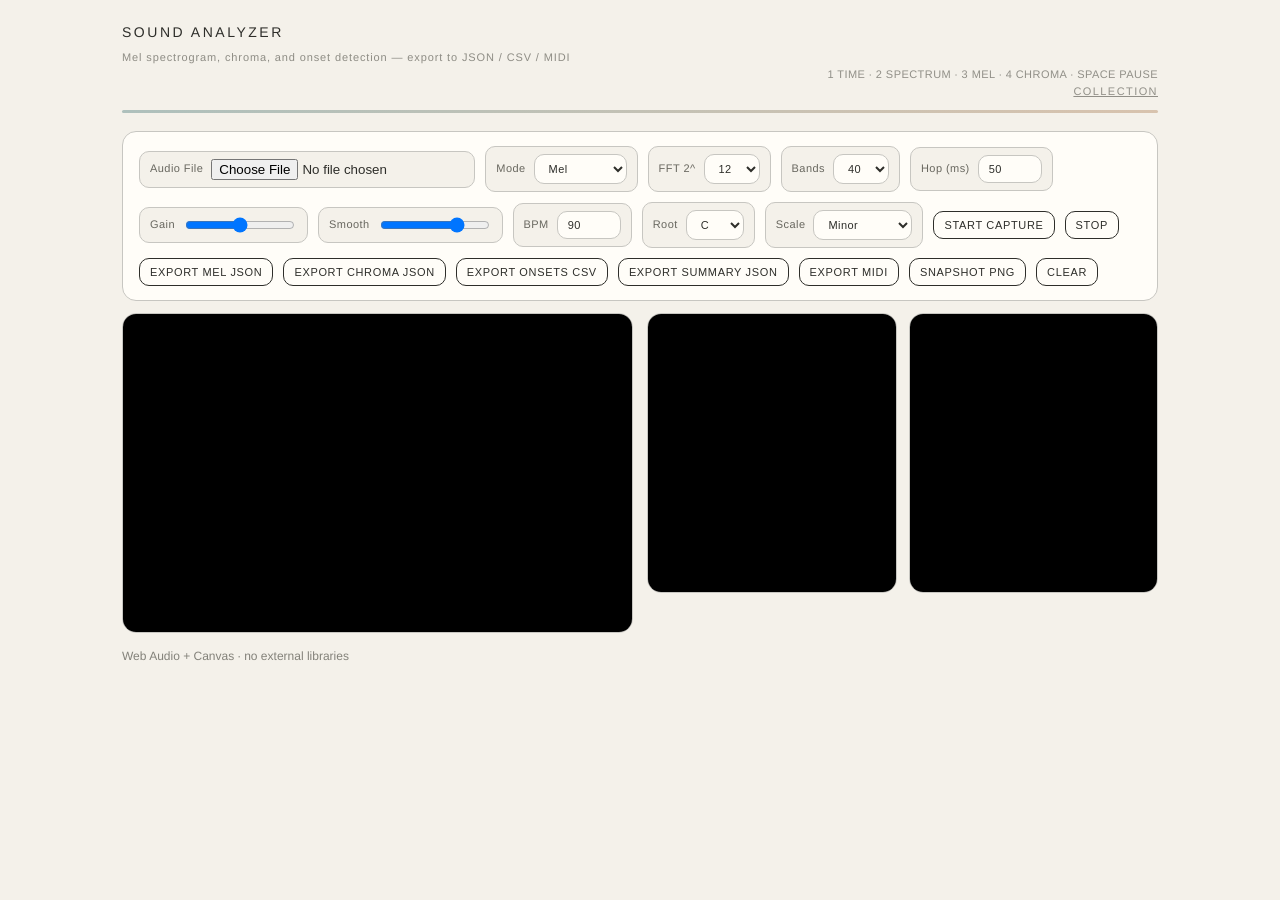
<file: sound-analyzer.html>
<!doctype html>
<html lang="en">
<head>
<meta charset="utf-8">
<link rel="icon" href="data:,">
<meta name="viewport" content="width=device-width,initial-scale=1" />
<title>Sound Analyzer</title>
<link rel="stylesheet" href="./assets/theme.css" />
<style>
  /* local aliases onto the shared theme tokens — kept because the
     analysis/drawing code below reads these via getComputedStyle() */
  :root{ --cream: var(--paper); --blue: var(--accent-a); --pink: var(--accent-b); --grey: var(--stone); }
  .controls{
    display:flex; flex-wrap:wrap; gap:10px; align-items:center; padding:14px 16px;
    border:1px solid var(--stone); background:var(--paper-lift); border-radius:var(--radius);
  }
  .controls label{
    display:flex; align-items:center; gap:8px; background:var(--paper);
    border:1px solid var(--stone); padding:7px 10px; border-radius:var(--radius-sm);
    font-size:11px; letter-spacing:.04em; color:var(--ink);
  }
  .controls input[type="range"]{ width:110px; }
  .controls input[type="number"]{ width:64px; }
  .controls button, .controls select, .controls input[type="number"]{
    border:1px solid var(--stone); background:var(--paper-lift); padding:7px 10px; border-radius:var(--radius-sm);
    cursor:pointer; font-size:11px; letter-spacing:.04em;
  }
  .controls button{ text-transform:uppercase; letter-spacing:.06em; border-color:var(--ink-strong); color:var(--ink-strong); }
  .controls button:hover{ background:var(--ink-strong); color:var(--paper); }
  .row{display:grid; grid-template-columns:1fr 1fr; gap:12px;}
  canvas{ width:100%; height:280px; background:var(--paper-lift); border:1px solid var(--stone); border-radius:var(--radius); display:block; }
  #spec{ height:320px; }
  .hint{opacity:.7; font-size:11px; letter-spacing:.04em; text-transform:uppercase;}
  @media (max-width:900px){ .row{grid-template-columns:1fr;} }
</style>
</head>
<body>
<div class="wrap">
  <header>
    <div>
      <h1 class="title">Sound Analyzer</h1>
      <div class="sub">Mel spectrogram, chroma, and onset detection — export to JSON / CSV / MIDI</div>
    </div>
    <div class="hint" style="text-align:right">1 Time · 2 Spectrum · 3 Mel · 4 Chroma · Space Pause<br><a class="textBtn" href="./index.html">Collection</a></div>
  </header>
  <div class="converge-bar"></div>

  <div class="controls">
    <label><span>Audio File</span><input id="file" type="file" accept="audio/*"></label>
    <label>Mode
      <select id="mode">
        <option value="time">Time</option>
        <option value="spectrum">Spectrum</option>
        <option value="mel" selected>Mel</option>
        <option value="chroma">Chroma</option>
      </select>
    </label>
    <label>FFT 2^<select id="fft">
      <option>11</option><option selected>12</option><option>13</option><option>14</option><option>15</option>
    </select></label>
    <label>Bands
      <select id="bands">
        <option>32</option><option selected>40</option><option>64</option>
      </select>
    </label>
    <label>Hop (ms)<input id="hop" type="number" min="10" max="80" value="50"></label>
    <label>Gain<input id="gain" type="range" min="0" max="2" step="0.01" value="1"></label>
    <label>Smooth<input id="smooth" type="range" min="0" max="0.95" step="0.01" value="0.7"></label>

    <label>BPM<input id="bpm" type="number" min="40" max="200" value="90"></label>
    <label>Root
      <select id="root">
        <option>C</option><option>C#</option><option>D</option><option>D#</option><option>E</option><option>F</option>
        <option>F#</option><option>G</option><option>G#</option><option>A</option><option>A#</option><option>B</option>
      </select>
    </label>
    <label>Scale
      <select id="scale">
        <option value="major">Major</option>
        <option value="minor" selected>Minor</option>
        <option value="pent">Pentatonic</option>
        <option value="chromatic">Chromatic</option>
      </select>
    </label>

    <button id="start">Start Capture</button>
    <button id="stop">Stop</button>
    <button id="export-mel">Export Mel JSON</button>
    <button id="export-chroma">Export Chroma JSON</button>
    <button id="export-onsets">Export Onsets CSV</button>
    <button id="export-summary">Export Summary JSON</button>
    <button id="export-midi">Export MIDI</button>
    <button id="snap">Snapshot PNG</button>
    <button id="clear">Clear</button>
  </div>

  <div class="grid" style="margin-top:12px">
    <canvas id="spec"></canvas>
    <div class="row">
      <canvas id="time"></canvas>
      <canvas id="aux"></canvas>
    </div>
  </div>

  <footer class="meta">
    Web Audio + Canvas · no external libraries
  </footer>
</div>

<script>
(() => {
  // Palette
  const CREAM=getCSS('--cream'), BLUE=getCSS('--blue'), PINK=getCSS('--pink'), GREY=getCSS('--grey'), INK=getCSS('--ink');

  // UI
  const fileInput = document.getElementById('file');
  const modeSel = document.getElementById('mode');
  const fftSel = document.getElementById('fft');
  const bandsSel = document.getElementById('bands');
  const hopInput = document.getElementById('hop');
  const gainCtl = document.getElementById('gain');
  const smoothCtl = document.getElementById('smooth');
  const bpmInput = document.getElementById('bpm');
  const rootSel = document.getElementById('root');
  const scaleSel = document.getElementById('scale');

  const btnStart = document.getElementById('start');
  const btnStop = document.getElementById('stop');
  const btnMel = document.getElementById('export-mel');
  const btnChroma = document.getElementById('export-chroma');
  const btnOnsets = document.getElementById('export-onsets');
  const btnSummary = document.getElementById('export-summary');
  const btnMIDI = document.getElementById('export-midi');
  const btnSnap = document.getElementById('snap');
  const btnClear = document.getElementById('clear');

  const cvsSpec = document.getElementById('spec');
  const cvsTime = document.getElementById('time');
  const cvsAux = document.getElementById('aux');
  let ctxSpec = fitCanvas(cvsSpec);
  let ctxTime = fitCanvas(cvsTime);
  let ctxAux = fitCanvas(cvsAux);

  // Audio
  let AC, gainNode, analyser, analyserL, analyserR, srcNode, splitter, merger;
  let paused=false, rafId=null, currentMode=modeSel.value;
  let melFrames=[], chromaFrames=[], onsetTimes=[], onsetStrengths=[];
  let melConfig={ bands:40, hop:0.05 }, lastCapture=0, melFilter=null;
  let lastMag=null, fluxSeries=[], energySeries=[], startTime=null, audioStartTime=0;
  let sampleRate=44100;

  // MIDI helpers
  const ROOTS={"C":0,"C#":1,"D":2,"D#":3,"E":4,"F":5,"F#":6,"G":7,"G#":8,"A":9,"A#":10,"B":11};
  const SCALES={ major:[0,2,4,5,7,9,11], minor:[0,2,3,5,7,8,10], pent:[0,2,4,7,9], chromatic:[0,1,2,3,4,5,6,7,8,9,10,11] };

  // Events
  window.addEventListener('resize', () => { ctxSpec = fitCanvas(cvsSpec); ctxTime = fitCanvas(cvsTime); ctxAux = fitCanvas(cvsAux); });

  modeSel.addEventListener('change', e => { currentMode = e.target.value; });
  gainCtl.addEventListener('input', e => { if(gainNode) gainNode.gain.value = parseFloat(e.target.value); });
  smoothCtl.addEventListener('input', e => { setSmooth(parseFloat(e.target.value)); });
  fftSel.addEventListener('change', e => { setFFT(parseInt(e.target.value,10)); melFilter=null; });
  bandsSel.addEventListener('change', e => { melConfig.bands=parseInt(e.target.value,10); melFilter=null; });
  hopInput.addEventListener('change', e => { melConfig.hop = Math.max(0.01, Math.min(0.08, parseFloat(e.target.value)/1000)); });

  btnStart.addEventListener('click', () => { startCapture(); });
  btnStop.addEventListener('click', () => { stopCapture(); });
  btnMel.addEventListener('click', () => downloadJSON({frames:melFrames, bands:melConfig.bands}, "mel_frames.json"));
  btnChroma.addEventListener('click', () => downloadJSON({frames:chromaFrames}, "chroma_frames.json"));
  btnOnsets.addEventListener('click', () => downloadCSV(onsetTimes, onsetStrengths, "onsets.csv"));
  btnSummary.addEventListener('click', () => downloadJSON(buildSummary(), "summary.json"));
  btnMIDI.addEventListener('click', () => exportMIDI());
  btnSnap.addEventListener('click', () => snapshot());
  btnClear.addEventListener('click', () => { melFrames=[]; chromaFrames=[]; onsetTimes=[]; onsetStrengths=[]; fluxSeries=[]; energySeries=[]; });

  // File load
  fileInput.addEventListener('change', async (e) => {
    const file = e.target.files?.[0]; if(!file) return;
    ensureAudio();
    stopSource();
    const url = URL.createObjectURL(file);
    const buf = await fetch(url).then(r=>r.arrayBuffer()).then(ab => AC.decodeAudioData(ab));
    const node = AC.createBufferSource();
    node.buffer = buf; node.loop = true;
    sampleRate = buf.sampleRate;
    wireSource(node);
    node.start(0);
    srcNode = node; startTime = performance.now(); audioStartTime = AC.currentTime;
    kick();
  });

  // Audio plumbing
  function ensureAudio(){
    if (AC) return;
    AC = new (window.AudioContext || window.webkitAudioContext)();
    gainNode = AC.createGain();
    analyser = AC.createAnalyser();
    analyserL = AC.createAnalyser();
    analyserR = AC.createAnalyser();
    setFFT(parseInt(fftSel.value,10)); setSmooth(parseFloat(smoothCtl.value));
  }
  function wireSource(node){
    splitter = AC.createChannelSplitter(2);
    node.connect(splitter);
    splitter.connect(analyserL,0);
    splitter.connect(analyserR,1);
    const merger = AC.createChannelMerger(2);
    analyserL.connect(merger,0,0);
    analyserR.connect(merger,0,1);
    merger.connect(analyser);
    analyser.connect(gainNode).connect(AC.destination);
  }
  function setSmooth(v){ [analyser, analyserL, analyserR].forEach(a => a.smoothingTimeConstant = v); }
  function setFFT(p){ const size = Math.pow(2,p); [analyser, analyserL, analyserR].forEach(a => a.fftSize=size); }

  function stopSource(){
    try{ if (srcNode && srcNode.stop) srcNode.stop(); }catch(e){}
    srcNode=null;
  }

  // Render loop
  function kick(){ if(rafId) cancelAnimationFrame(rafId); loop(); }
  function loop(){
    if(!paused){ drawSpec(); drawTime(); drawAux(); }
    rafId = requestAnimationFrame(loop);
  }

  // Drawing helpers
  function drawGrid(cx,w,h,rows=8,cols=12){
    cx.fillStyle=getCSS('--paper-lift') || '#fff'; cx.fillRect(0,0,w,h);
    cx.strokeStyle=GREY; cx.lineWidth=1; cx.beginPath();
    for(let i=1;i<cols;i++){ const x=(w/cols)*i; cx.moveTo(x,0); cx.lineTo(x,h); }
    for(let j=1;j<rows;j++){ const y=(h/rows)*j; cx.moveTo(0,y); cx.lineTo(w,y); }
    cx.stroke();
  }

  function drawSpec(){
    const w=cvsSpec.clientWidth, h=cvsSpec.clientHeight;
    drawGrid(ctxSpec,w,h,8,12);
    if(!analyser) return;
    if(currentMode==='time'){ drawTimeDomain(ctxSpec,w,h,PINK,3,analyser); return; }
    if(currentMode==='spectrum'){ drawSpectrumBars(ctxSpec,w,h,BLUE,analyser); return; }
    // Mel/Chroma: draw smoothed heat view
    const n=analyser.frequencyBinCount;
    const mag = new Float32Array(n);
    analyser.getFloatFrequencyData(mag); // in dB
    const db = mag; // alias
    if(!melFilter) melFilter = buildMelFilter(n, sampleRate, melConfig.bands, 20, sampleRate/2);
    const mel = applyMel(db, melFilter); // linear magnitudes per band
    // push capture with hop
    const now=AC.currentTime;
    if (startTime && now - (audioStartTime||0) >= (lastCapture + melConfig.hop)){
      lastCapture += melConfig.hop;
      const t = now - (audioStartTime||0);
      melFrames.push({t, mel:Array.from(mel)});
      // chroma
      const chroma = melToChroma(mel);
      chromaFrames.push({t, chroma:Array.from(chroma)});
      // onset via spectral flux
      const flux = spectralFlux(mel, lastMag); if(flux!==null){ fluxSeries.push({t, flux}); }
      const energy = mel.reduce((a,b)=>a+b,0); energySeries.push({t, energy});
      if(lastMag) {
        const isOn = detectOnset(fluxSeries); if(isOn){ onsetTimes.push(t); onsetStrengths.push(fluxSeries[fluxSeries.length-1].flux); }
      }
      lastMag = mel.slice();
    }
    // Draw
    if(currentMode==='mel'){ drawMel(ctxSpec, w, h, mel); }
    if(currentMode==='chroma'){
      drawMel(ctxSpec, w, h, mel, 0.5);
      drawChromaOverlay(ctxSpec, w, h, melToChroma(mel));
    }
  }

  function drawTime(){
    const w=cvsTime.clientWidth, h=cvsTime.clientHeight;
    drawGrid(ctxTime,w,h);
    if(!analyser) return;
    drawTimeDomain(ctxTime,w,h,BLUE,3,analyser);
  }
  function drawAux(){
    const w=cvsAux.clientWidth, h=cvsAux.clientHeight;
    drawGrid(ctxAux,w,h);
    if(!analyser) return;
    drawSpectrumArea(ctxAux,w,h,PINK,analyser);
    // overlay meters Low/Mid/High from last mel
    if(melFrames.length>0){
      const last=melFrames[melFrames.length-1].mel;
      const thirds=Math.floor(last.length/3)||1;
      const L=sum(last.slice(0,thirds)), M=sum(last.slice(thirds,2*thirds)), H=sum(last.slice(2*thirds));
      const tot=L+M+H+1e-9;
      ctxAux.fillStyle=INK||'#333'; ctxAux.font='12px "Helvetica Neue", Helvetica, Arial, sans-serif';
      ctxAux.fillText(`L:${(L/tot*100).toFixed(1)}%  M:${(M/tot*100).toFixed(1)}%  H:${(H/tot*100).toFixed(1)}%`, 10, 20);
    }
  }

  function drawTimeDomain(cx,w,h,color,lw,an){
    const N=an.fftSize;
    const buf=new Uint8Array(N);
    an.getByteTimeDomainData(buf);
    cx.lineWidth=lw; cx.strokeStyle=color; cx.beginPath();
    for(let i=0;i<buf.length;i++){
      const x = (i/(buf.length-1))*w;
      const v = (buf[i]-128)/128;
      const y = h/2 + v*(h*0.40);
      (i===0)?cx.moveTo(x,y):cx.lineTo(x,y);
    }
    cx.stroke();
  }
  function drawSpectrumBars(cx,w,h,fill,an){
    const n=an.frequencyBinCount, buf=new Uint8Array(n);
    an.getByteFrequencyData(buf);
    const barW = Math.max(1, w/n * 2.2);
    cx.fillStyle=fill;
    for(let i=0;i<n;i++){
      const v=buf[i]/255, bh=v*h*0.92;
      cx.fillRect(i*barW, h-bh, barW*0.9, bh);
    }
  }
  function drawSpectrumArea(cx,w,h,fill,an){
    const n=an.frequencyBinCount, buf=new Uint8Array(n);
    an.getByteFrequencyData(buf);
    cx.fillStyle=fill; cx.globalAlpha=0.8; cx.beginPath(); cx.moveTo(0,h);
    for(let i=0;i<n;i++){ const x=(i/(n-1))*w; const v=buf[i]/255; const y=h - v*h*0.92; cx.lineTo(x,y); }
    cx.lineTo(w,h); cx.closePath(); cx.fill(); cx.globalAlpha=1;
  }
  function drawMel(cx,w,h,mel,alpha=1){
    const bands = mel.length;
    const colW = w / bands;
    for(let i=0;i<bands;i++){
      const v = mel[i];
      const y = h - Math.min(1, v)*h*0.9;
      cx.fillStyle = mix(PINK, BLUE, v);
      cx.globalAlpha = alpha;
      cx.fillRect(i*colW, y, colW*0.98, h - y);
    }
    cx.globalAlpha=1;
  }
  function drawChromaOverlay(cx,w,h,chroma){
    const bins = chroma.length;
    const radius = Math.min(w,h)*0.38;
    const cx0 = w*0.5, cy0 = h*0.5;
    cx.lineWidth=8; cx.strokeStyle=BLUE; cx.beginPath();
    for(let i=0;i<=bins;i++){
      const t=(i%bins)/bins * Math.PI*2;
      const r = radius * (0.25 + 0.75*chroma[i%bins]);
      const X = cx0 + r*Math.cos(t), Y = cy0 + r*Math.sin(t);
      (i===0)?cx.moveTo(X,Y):cx.lineTo(X,Y);
    }
    cx.stroke();
  }

  // Capture / analysis
  function startCapture(){ lastCapture=0; melFrames=[]; chromaFrames=[]; onsetTimes=[]; onsetStrengths=[]; fluxSeries=[]; energySeries=[]; lastMag=null; }
  function stopCapture(){ if(rafId){ cancelAnimationFrame(rafId); rafId=null; } stopSource(); startTime=null; }

  function spectralFlux(cur, prev){
    if(!prev) return null;
    let sum=0;
    for(let i=0;i<cur.length;i++){ const d = cur[i]-prev[i]; if(d>0) sum += d; }
    return sum;
  }
  function detectOnset(series){
    if(series.length<5) return false;
    const n=series.length;
    const last=series[n-1].flux;
    const mean = series.slice(-5).reduce((a,b)=>a+b.flux,0)/5;
    return last > mean*1.8; // simple adaptive gate
  }

  // Mel/chroma helpers
  function hzToMel(hz){ return 2595 * Math.log10(1 + hz/700); }
  function melToHz(m){ return 700*(Math.pow(10, m/2595)-1); }
  function buildMelFilter(nfft2, sr, bands, fmin, fmax){
    const mmin = hzToMel(fmin), mmax = hzToMel(fmax);
    const mpts = new Array(bands+2).fill(0).map((_,i)=> mmin + (i*(mmax-mmin))/(bands+1));
    const fpts = mpts.map(m=>melToHz(m));
    const bins = fpts.map(f=> Math.floor((f/(sr/2))*nfft2) );
    const F = Array.from({length:bands},()=> new Float32Array(nfft2).fill(0));
    for(let b=0;b<bands;b++){
      const left=bins[b], center=bins[b+1], right=bins[b+2];
      for(let i=left;i<center;i++){ F[b][i] = (i-left)/(center-left+1e-9); }
      for(let i=center;i<right;i++){ F[b][i] = (right-i)/(right-center+1e-9); }
    }
    return F;
  }
  function applyMel(db, F){
    // db is negative dBFS; convert to linear magnitude
    const n = db.length;
    const mag = new Float32Array(n);
    for(let i=0;i<n;i++){ const m = Math.pow(10, db[i]/20); mag[i] = isFinite(m)? m:0; }
    const bands = F.length;
    const out = new Float32Array(bands);
    for(let b=0;b<bands;b++){
      let s=0; const f=F[b]; for(let i=0;i<n;i++){ s += f[i]*mag[i]; }
      out[b] = Math.max(0, s);
    }
    // normalize to 0..1
    let maxv=0; for(let i=0;i<bands;i++){ if(out[i]>maxv) maxv=out[i]; }
    if(maxv>0){ for(let i=0;i<bands;i++){ out[i]/=maxv; } }
    return out;
  }

  function melToChroma(mel){
    // crude mapping: fold mel bands into 12 bins by log frequency approximation
    const bins = 12; const C = new Float32Array(bins);
    for(let i=0;i<mel.length;i++){
      // Map band index to frequency ratio; assume mel bands spaced -> approximate pitch class
      const pc = i % bins;
      C[pc] += mel[i];
    }
    // normalize
    let max=0; for(let i=0;i<bins;i++){ if(C[i]>max) max=C[i]; }
    if(max>0){ for(let i=0;i<bins;i++){ C[i]/=max; } }
    return C;
  }

  // Exports
  function downloadJSON(obj, name){
    const blob = new Blob([JSON.stringify(obj)], {type:'application/json'});
    const url = URL.createObjectURL(blob); const a=document.createElement('a');
    a.href=url; a.download=name; a.click(); URL.revokeObjectURL(url);
  }
  function downloadCSV(times, strengths, name){
    const rows = ["time,strength"].concat(times.map((t,i)=> `${t.toFixed(3)},${(strengths[i]||0).toFixed(6)}`)).join("\n");
    const blob = new Blob([rows], {type:'text/csv'});
    const url = URL.createObjectURL(blob); const a=document.createElement('a');
    a.href=url; a.download=name; a.click(); URL.revokeObjectURL(url);
  }
  function buildSummary(){
    const dur = melFrames.length? (melFrames[melFrames.length-1].t - melFrames[0].t):0;
    const LMH = energySplit();
    const tempos = tempoCandidates(onsetTimes);
    return { frames:melFrames.length, bands:melConfig.bands, duration_sec:dur, low:LMH.low, mid:LMH.mid, high:LMH.high, bpm_candidates:tempos };
  }
  function energySplit(){
    if(!melFrames.length) return {low:0,mid:0,high:0};
    let L=0,M=0,H=0, tot=0;
    melFrames.forEach(f=>{
      const m=f.mel, third=Math.floor(m.length/3)||1;
      const l=sum(m.slice(0,third)), md=sum(m.slice(third,2*third)), h=sum(m.slice(2*third));
      L+=l; M+=md; H+=h; tot+=l+md+h;
    });
    return { low: L/tot, mid: M/tot, high: H/tot };
  }
  function tempoCandidates(times){
    if(times.length<2) return [];
    const its=[]; for(let i=1;i<times.length;i++){ its.push(times[i]-times[i-1]); }
    its.sort((a,b)=>a-b);
    const med = its[Math.floor(its.length/2)] || 0.5;
    let bpm = med>0? 60/med : 120;
    // fold to 60-180
    while(bpm<60) bpm*=2; while(bpm>180) bpm/=2;
    return [bpm.toFixed(1)];
  }
  function exportMIDI(){
    if(onsetTimes.length===0){ alert('No onsets yet. Start capture and let audio run.'); return; }
    const bpm = parseFloat(bpmInput.value)||90;
    const root = ROOTS[rootSel.value];
    const scale = SCALES[scaleSel.value];
    const tpq = 480;
    const usPerQ = Math.round(60000000 / bpm);

    // Build notes from onsets using chroma peak for pitch class
    const notes=[];
    for(let i=0;i<onsetTimes.length;i++){
      const t = onsetTimes[i];
      const nearest = nearestFrame(chromaFrames, t);
      let pc = 0;
      if(nearest){
        const arr = nearest.chroma;
        let idx=0, max=-1; for(let k=0;k<12;k++){ if(arr[k]>max){ max=arr[k]; idx=k; } }
        pc = idx;
      }
      // map pc to chosen scale
      const scalePC = scale[Math.floor((pc/12)*scale.length)] || 0;
      const midi = 60 + ((root + scalePC) % 12); // around C4
      const durBeats = 0.5; // half beat
      notes.push({t, midi, vel:96, dur:durBeats});
    }

    const bytes = buildSMF(notes, tpq, usPerQ);
    const blob = new Blob([new Uint8Array(bytes)], {type:'audio/midi'});
    const url = URL.createObjectURL(blob); const a=document.createElement('a');
    a.href=url; a.download='sound_analyzer.mid'; a.click(); URL.revokeObjectURL(url);
  }
  function nearestFrame(frames, t){
    if(!frames || frames.length===0) return null;
    let best=null, bd=1e9;
    for(const f of frames){ const d=Math.abs(f.t - t); if(d<bd){ bd=d; best=f; } }
    return best;
  }
  function buildSMF(notes, tpq, usPerQ){
    // Sort by time
    notes = notes.slice().sort((a,b)=>a.t-b.t);
    // Header MThd
    const out=[]; function pushBytes(arr){ for(const v of arr) out.push(v&255); }
    function vlq(n){ const bytes=[]; let buffer=n&0x7F; while((n>>=7)>0){ buffer<<=8; buffer|=((n&0x7F)|0x80); }
      while(true){ bytes.push(buffer&0xFF); if(buffer&0x80) buffer>>=8; else break; } return bytes; }
    function textMeta(type, data){ pushBytes([0xFF,type,...vlq(data.length),...data]); }
    function tempoMeta(us){ pushBytes([0xFF,0x51,0x03,(us>>16)&255,(us>>8)&255,us&255]); }

    // Header
    pushBytes([0x4D,0x54,0x68,0x64, 0x00,0x00,0x00,0x06, 0x00,0x00, 0x00,0x01, (tpq>>8)&255, tpq&255]);
    // Track chunk start
    const track=[]; function tpush(v){ track.push(v&255); }
    function tevent(delta, bytes){ for(const b of vlq(delta)) tpush(b); for(const b of bytes) tpush(b); }

    // Tempo at start, channel 0
    tevent(0, [0xFF,0x58,0x04, 0x04,0x02,0x24,0x08]); // 4/4
    tevent(0, [0xFF,0x51,0x03, (usPerQ>>16)&255,(usPerQ>>8)&255,usPerQ&255 ]);

    // Build events
    let prevTick=0;
    for(const n of notes){
      const tick = Math.round(n.t * (tpq* (parseFloat(bpmInput.value)||90) / 60)); // t seconds -> ticks
      const delta = Math.max(0, tick - prevTick);
      tevent(delta, [0x90, n.midi&127, n.vel&127]);
      const off = Math.round(n.dur*tpq);
      tevent(off, [0x80, n.midi&127, 0x40]);
      prevTick = tick + off;
    }
    // End of track
    tevent(0, [0xFF,0x2F,0x00]);

    // Wrap track chunk
    const len = track.length;
    const lenBytes = [(len>>>24)&255,(len>>>16)&255,(len>>>8)&255,(len)&255];
    out.push(0x4D,0x54,0x72,0x6B, ...lenBytes, ...track);
    return out;
  }

  // Snapshot
  function snapshot(){
    const dpr = window.devicePixelRatio||1;
    const w = cvsSpec.width/dpr;
    const h = (cvsSpec.height+cvsTime.height+cvsAux.height+24)/dpr;
    const tmp = document.createElement('canvas'); tmp.width=w*dpr; tmp.height=h*dpr;
    const cx = tmp.getContext('2d'); cx.setTransform(dpr,0,0,dpr,0,0); cx.fillStyle=CREAM; cx.fillRect(0,0,w,h);
    let y=0, gap=8;
    cx.drawImage(cvsSpec,0,y,cvsSpec.width/dpr,cvsSpec.height/dpr); y+=cvsSpec.height/dpr+gap;
    cx.drawImage(cvsTime,0,y,cvsTime.width/dpr,cvsTime.height/dpr); y+=cvsTime.height/dpr+gap;
    cx.drawImage(cvsAux,0,y,cvsAux.width/dpr,cvsAux.height/dpr);
    const url = tmp.toDataURL('image/png'); const a=document.createElement('a'); a.href=url; a.download='sound_analyzer_poster.png'; a.click();
  }

  // Utils
  function sum(a){ let s=0; for(const v of a) s+=v; return s; }
  function mix(hex1, hex2, t){
    function h2r(h){ return parseInt(h.slice(1,3),16); }
    function h2g(h){ return parseInt(h.slice(3,5),16); }
    function h2b(h){ return parseInt(h.slice(5,7),16); }
    const r=Math.round(h2r(hex1)*(1-t)+h2r(hex2)*t);
    const g=Math.round(h2g(hex1)*(1-t)+h2g(hex2)*t);
    const b=Math.round(h2b(hex1)*(1-t)+h2b(hex2)*t);
    return `rgb(${r},${g},${b})`;
  }
  function getCSS(name){ return getComputedStyle(document.documentElement).getPropertyValue(name).trim(); }
  function fitCanvas(c){
    const dpr = Math.max(1, window.devicePixelRatio||1);
    const rect = c.getBoundingClientRect();
    c.width = Math.floor(rect.width * dpr);
    c.height= Math.floor(rect.height* dpr);
    const cx = c.getContext('2d', {alpha:false}); cx.setTransform(dpr,0,0,dpr,0,0);
    return cx;
  }

  // Keys
  window.addEventListener('keydown', (e)=>{
    if(e.code==='Space'){ e.preventDefault(); paused=!paused; }
    if(e.key==='1'){ modeSel.value='time'; modeSel.dispatchEvent(new Event('change')); }
    if(e.key==='2'){ modeSel.value='spectrum'; modeSel.dispatchEvent(new Event('change')); }
    if(e.key==='3'){ modeSel.value='mel'; modeSel.dispatchEvent(new Event('change')); }
    if(e.key==='4'){ modeSel.value='chroma'; modeSel.dispatchEvent(new Event('change')); }
  });

})();</script>
</body>
</html>
</file>
<file: assets/theme.css>
/*
  Shared visual system for this collection.
  One quiet, editorial language across every tool: warm paper ground,
  hairline rule work, uppercase micro-type, and a single soft two-tone
  accent used sparingly to mark where one field gives way to another.

  Import with: <link rel="stylesheet" href="./assets/theme.css">
  Every page may still carry a small <style> block of its own for
  layout that is specific to that one tool — this file only defines
  tokens and the handful of components repeated across tools.
*/

:root{
  /* ground */
  --paper:      #F4F1EA;
  --paper-deep: #EAE5DA;
  --paper-lift: #FFFDF8;

  /* line + ink */
  --stone:      #C7C6C1;
  --ink:        #68675F;
  --ink-strong: #2E2E2A;
  --hair:       rgba(46,46,42,.16);

  /* one soft accent pair, used only for the convergence bar,
     focus states, and small emphasis — never for large fills */
  --accent-a:   #AEC0BC;
  --accent-b:   #D8C3AE;

  --radius:     14px;
  --radius-sm:  10px;
  --font:       "Helvetica Neue", Helvetica, Arial, sans-serif;
  --mono:       ui-monospace, SFMono-Regular, Menlo, Consolas, monospace;
}

*, *:before, *:after{ box-sizing: border-box; }

html, body{
  margin: 0;
  background: var(--paper);
  color: var(--ink);
  font-family: var(--font);
  font-weight: 300;
  -webkit-font-smoothing: antialiased;
  text-rendering: geometricPrecision;
}

body{ line-height: 1.5; }

a{ color: var(--ink-strong); }

/* ---------- type ---------- */

.eyebrow, .title, h1.title{
  margin: 0;
  font-weight: 300;
  letter-spacing: .18em;
  text-transform: uppercase;
  color: var(--ink-strong);
}

h1.title{ font-size: 14px; }

.sub{
  margin-top: 6px;
  font-size: 11px;
  letter-spacing: .08em;
  line-height: 1.65;
  opacity: .72;
}

.lede{
  font-size: 15px;
  font-weight: 300;
  line-height: 1.6;
  color: var(--ink-strong);
  opacity: .85;
}

/* ---------- the convergence bar ----------
   a thin two-tone gradient rule — the one recurring mark of the set */

.converge-bar{
  height: 3px;
  border-radius: 999px;
  background: linear-gradient(90deg, var(--accent-a), var(--accent-b));
  margin: 10px 0 18px;
}

/* ---------- buttons + controls ---------- */

button, select, input{
  font-family: var(--font);
  font-weight: 300;
  color: var(--ink-strong);
}

.textBtn, .iconBtn{
  appearance: none;
  border: 0;
  background: transparent;
  padding: 4px 0;
  font-size: 11px;
  letter-spacing: .13em;
  text-transform: uppercase;
  cursor: pointer;
  color: var(--ink);
}
.textBtn:hover, .iconBtn:hover,
.textBtn.active, .iconBtn.active{
  color: var(--ink-strong);
  text-decoration: underline;
  text-underline-offset: 5px;
}

.btn{
  display: inline-block;
  text-decoration: none;
  padding: 10px 14px;
  border-radius: var(--radius-sm);
  border: 1px solid var(--ink-strong);
  color: var(--ink-strong);
  background: var(--paper-lift);
  font-size: 12px;
  letter-spacing: .06em;
  text-transform: uppercase;
  cursor: pointer;
}
.btn.primary{ background: var(--ink-strong); color: var(--paper); }
.btn:hover{ opacity: .85; }

.control{ display: grid; gap: 6px; min-width: 92px; }
.control label{
  font-size: 9px;
  text-transform: uppercase;
  letter-spacing: .15em;
  opacity: .68;
}
.control select, .control input[type=number]{
  border: 0;
  border-bottom: .5px solid var(--stone);
  background: transparent;
  border-radius: 0;
  padding: 4px 0;
  font-size: 12px;
  outline: none;
}

.range{
  -webkit-appearance: none; appearance: none;
  width: 108px; height: 14px;
  background: transparent; cursor: pointer; vertical-align: middle;
}
.range::-webkit-slider-runnable-track{ height: 2px; background: var(--stone); border-radius: 999px; }
.range::-webkit-slider-thumb{
  -webkit-appearance: none; appearance: none;
  width: 12px; height: 12px; border-radius: 50%;
  background: var(--ink-strong); margin-top: -5px;
}
.range::-moz-range-track{ height: 2px; background: var(--stone); border-radius: 999px; }
.range::-moz-range-thumb{ width: 12px; height: 12px; border: 0; border-radius: 50%; background: var(--ink-strong); }

/* ---------- surfaces ---------- */

.panel, .card{
  background: var(--paper-lift);
  border: 1px solid var(--stone);
  border-radius: var(--radius);
  padding: 16px;
}

.badge, .pill{
  display: inline-block;
  border: 1px solid var(--ink-strong);
  padding: 2px 8px;
  border-radius: 999px;
  font-size: 11px;
  letter-spacing: .04em;
}

.log{
  max-height: 160px;
  overflow: auto;
  border: 1px solid var(--stone);
  border-radius: var(--radius-sm);
  padding: 8px;
  background: var(--paper-lift);
  font-family: var(--mono);
  font-size: 12px;
}

/* ---------- landing grid ---------- */

.wrap{ max-width: 1080px; margin: 0 auto; padding: 22px; }
.grid{
  display: grid;
  grid-template-columns: repeat(auto-fit, minmax(260px, 1fr));
  gap: 14px;
}

footer.meta{
  margin-top: 14px;
  color: var(--ink);
  font-size: 12px;
  opacity: .8;
}

.hair{ border: 0; border-top: 1px solid var(--hair); margin: 18px 0; }
</file>
